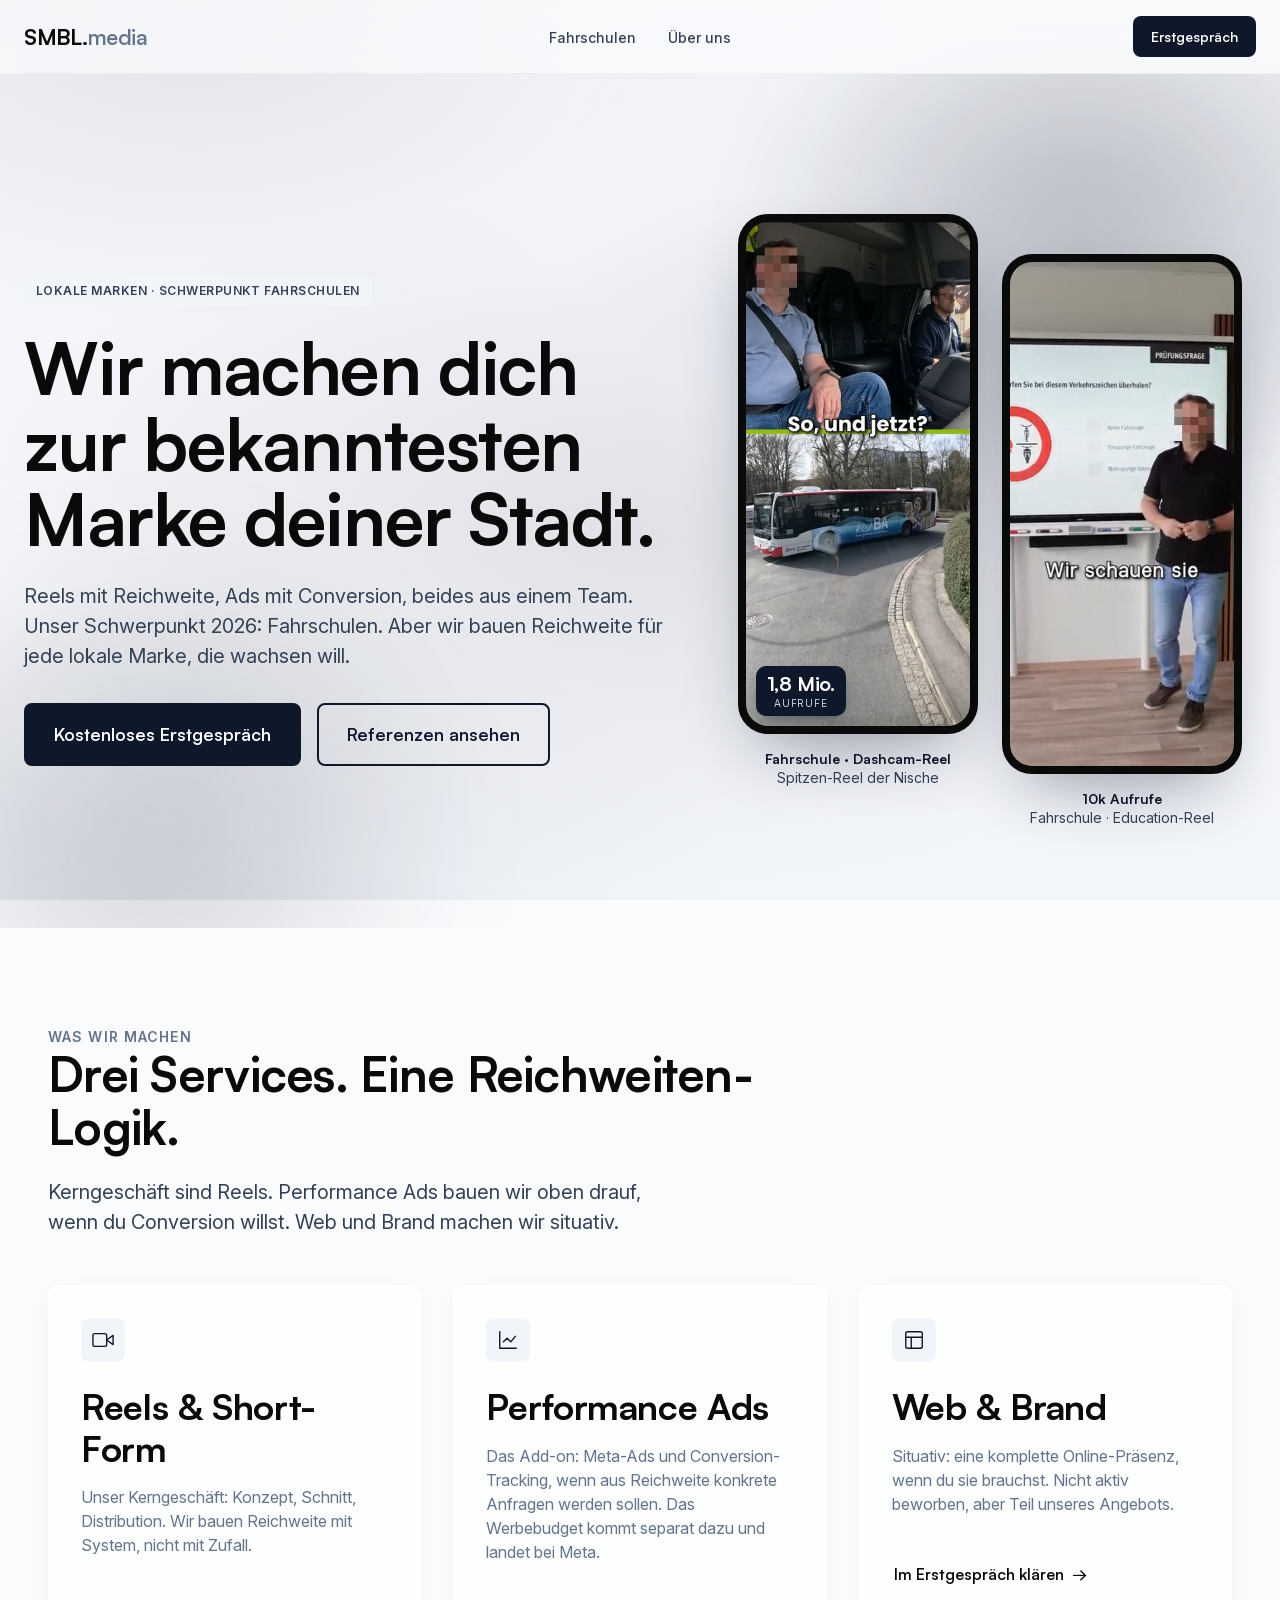
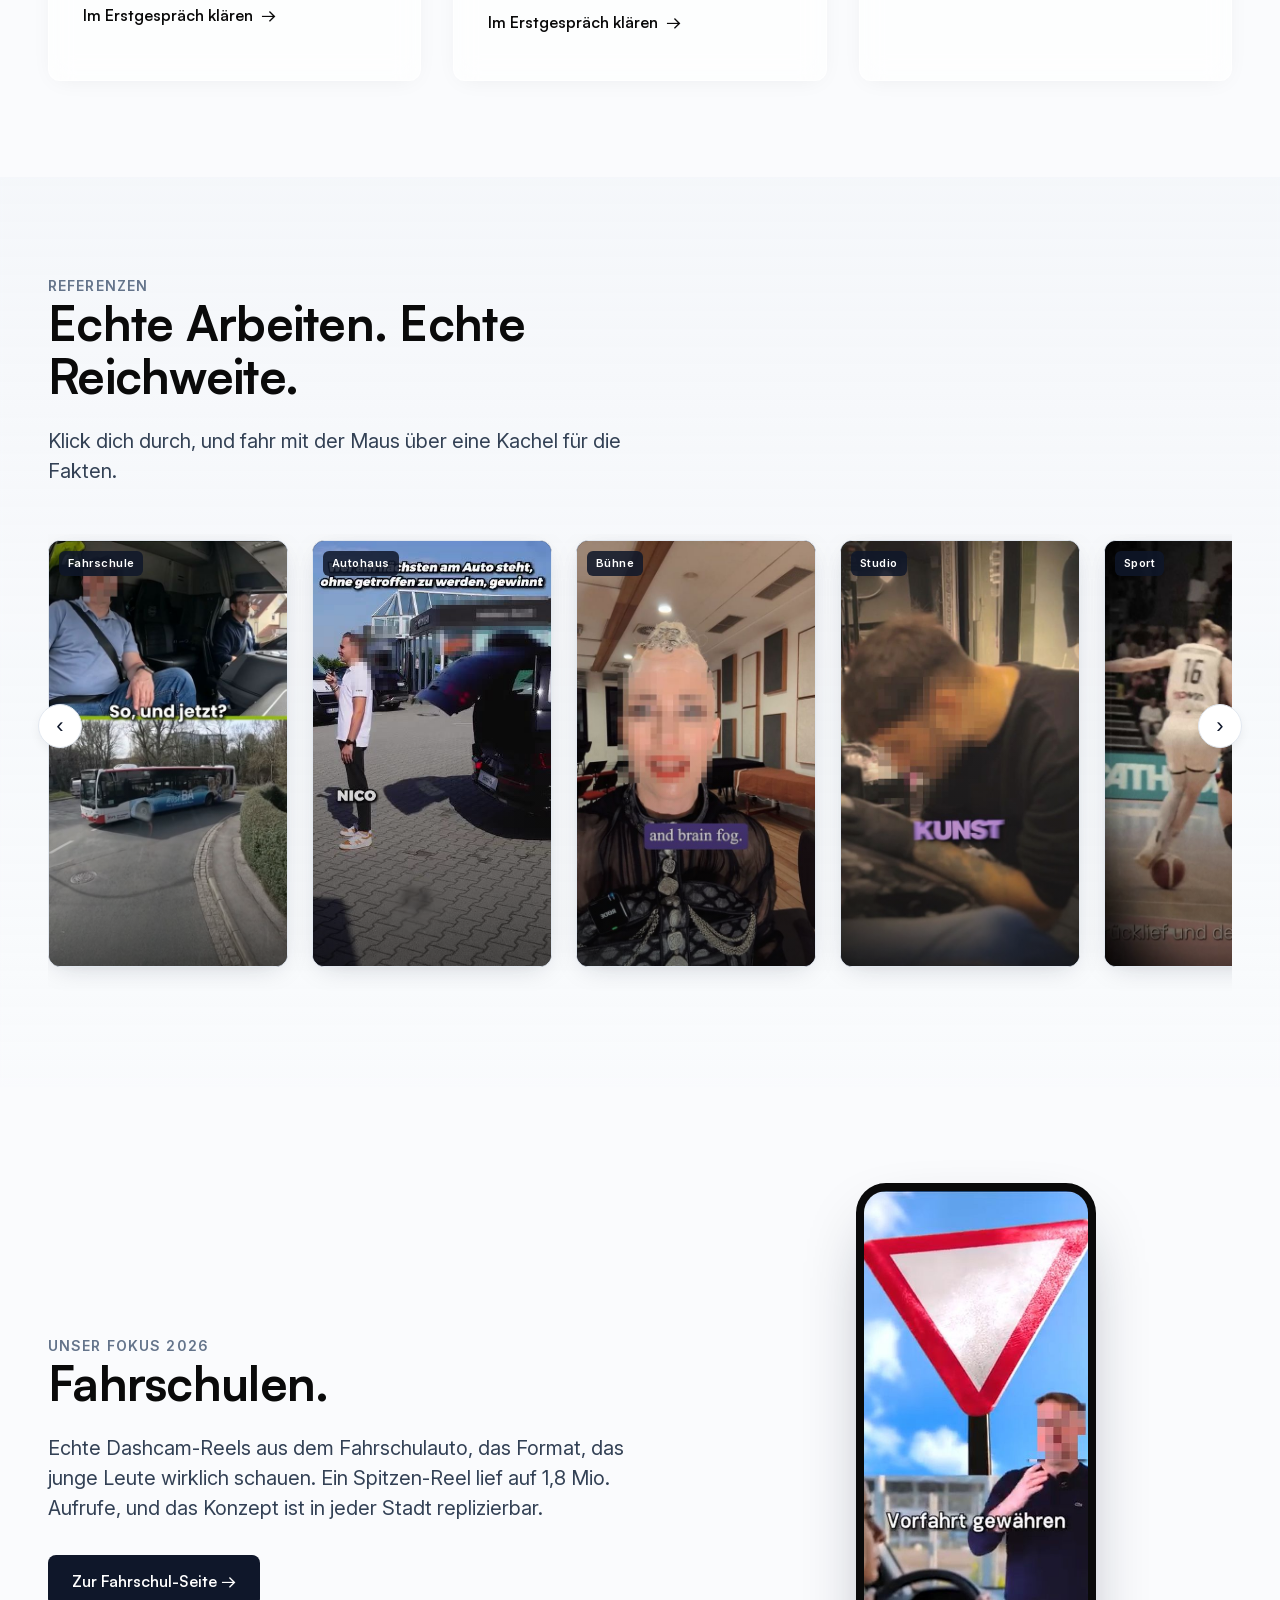
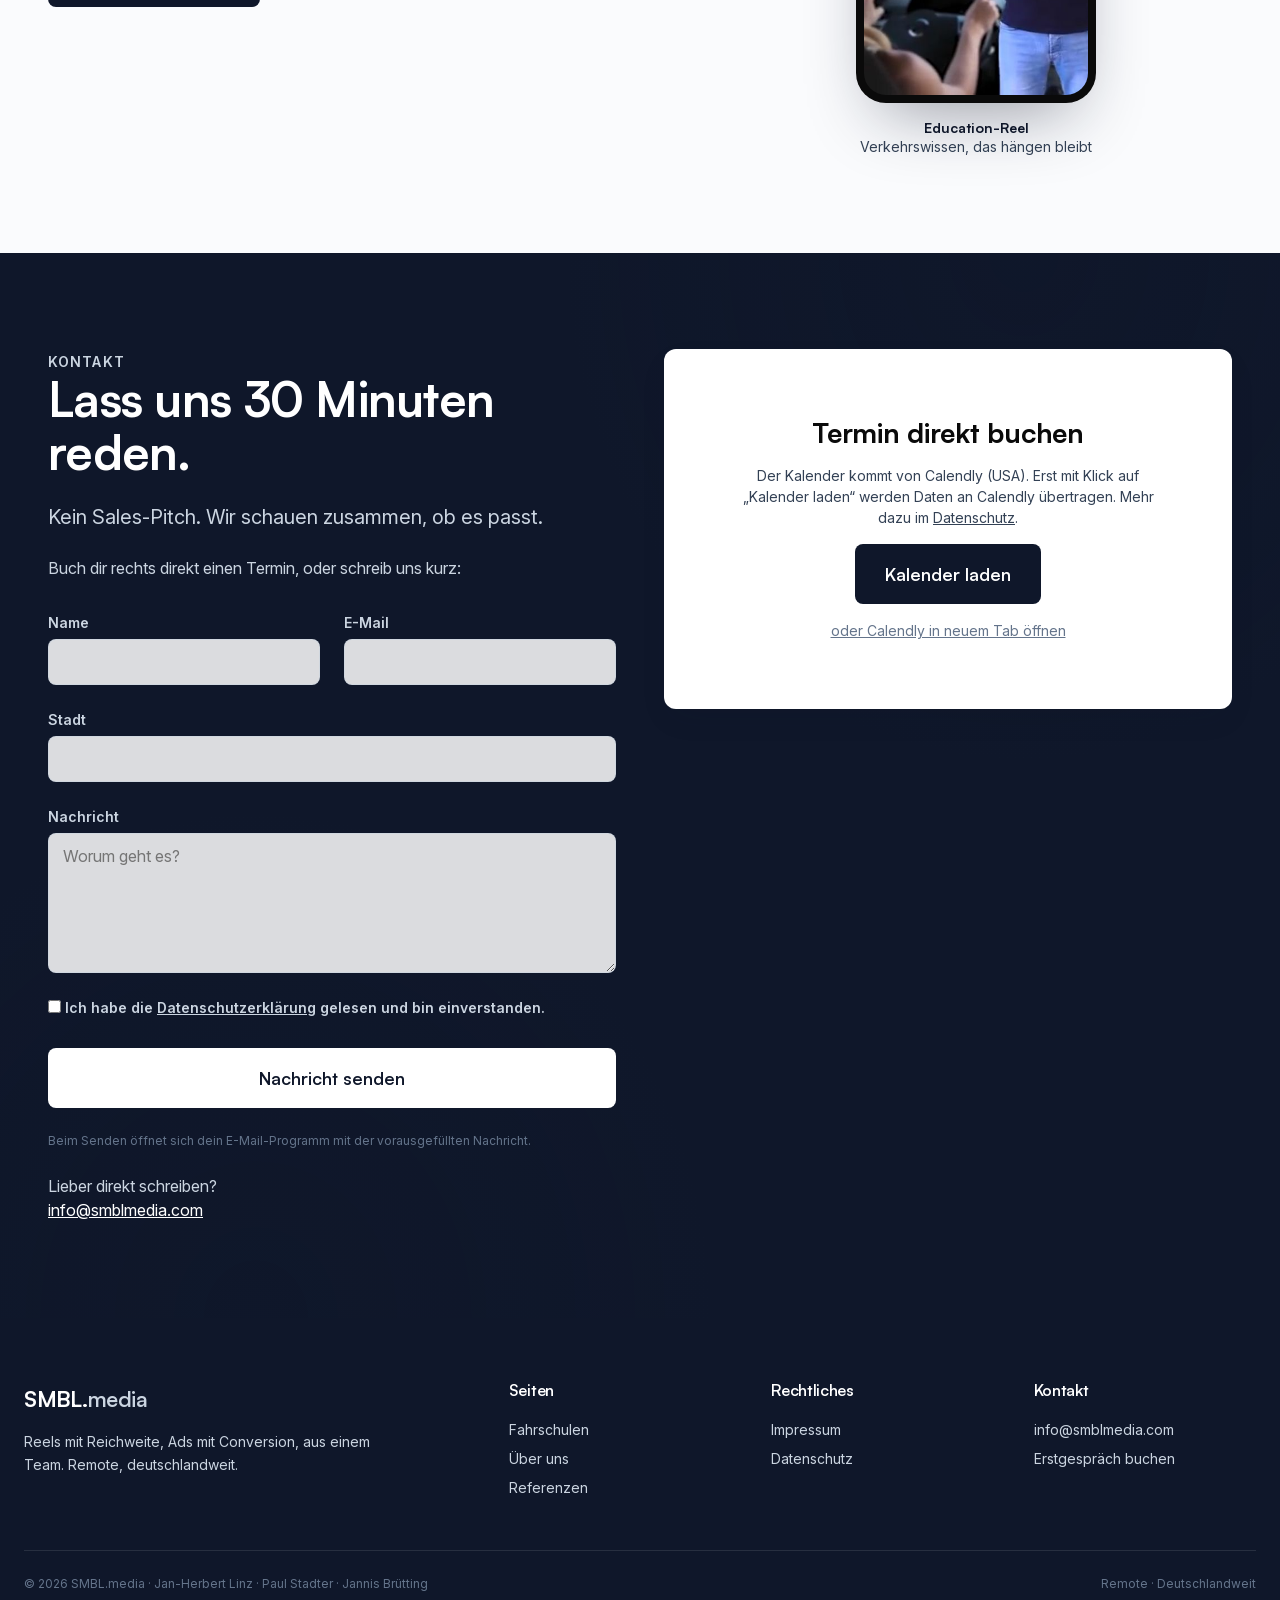
<file: index.html>
<!doctype html>
<html lang="de">
<head>
  <meta charset="utf-8" />
  <meta name="viewport" content="width=device-width, initial-scale=1" />
  <title>SMBL.media · Reels mit Reichweite, Ads mit Conversion</title>
  <meta name="description" content="Wir machen dich zur bekanntesten Marke deiner Stadt. Reels mit Reichweite, Ads mit Conversion, aus einem Team. Schwerpunkt 2026: Fahrschulen. Remote, deutschlandweit." />
  <meta property="og:type" content="website" />
  <meta property="og:title" content="SMBL.media · Reels mit Reichweite, Ads mit Conversion" />
  <meta property="og:description" content="Wir machen dich zur bekanntesten Marke deiner Stadt. Schwerpunkt 2026: Fahrschulen. Remote, deutschlandweit." />
  <meta property="og:image" content="https://www.smblmedia.com/assets/og-image.jpg" />
  <meta property="og:image:width" content="1200" />
  <meta property="og:image:height" content="630" />
  <meta property="og:url" content="https://www.smblmedia.com/" />
  <meta property="og:locale" content="de_DE" />
  <meta name="twitter:card" content="summary_large_image" />
  <link rel="icon" type="image/png" href="assets/favicon.png" />
  <link rel="apple-touch-icon" href="assets/apple-touch-icon.png" />
  <link rel="stylesheet" href="brand-tokens.css" />
  <link rel="stylesheet" href="styles.css" />
  <link rel="canonical" href="https://www.smblmedia.com/" />
</head>
<body>

  <!-- ===== NAV ===== -->
  <header class="nav">
    <div class="nav__inner">
      <a class="nav__logo" href="index.html">SMBL<span class="dot">.</span><span class="media">media</span></a>
      <nav>
        <ul class="nav__links">
          <li><a href="fahrschulen.html">Fahrschulen</a></li>
          <li><a href="ueber-uns.html">Über uns</a></li>
        </ul>
      </nav>
      <div class="nav__cta">
        <a class="btn btn--primary btn--sm" href="#kontakt">Erstgespräch</a>
      </div>
      <button class="nav__toggle" aria-label="Menü öffnen" aria-expanded="false">
        <svg width="24" height="24" viewBox="0 0 24 24" fill="none" stroke="currentColor" stroke-width="1.5" stroke-linecap="round"><path d="M4 7h16M4 12h16M4 17h16"/></svg>
      </button>
    </div>
  </header>

  <!-- ===== HERO ===== -->
  <section class="hero hero--accent">
    <div class="hero__inner hero__inner--split">
      <div>
        <span class="tag">Lokale Marken · Schwerpunkt Fahrschulen</span>
        <h1 class="mt-3">Wir machen dich zur bekanntesten Marke deiner Stadt.</h1>
        <p class="lead">Reels mit Reichweite, Ads mit Conversion, beides aus einem Team. Unser Schwerpunkt 2026: Fahrschulen. Aber wir bauen Reichweite für jede lokale Marke, die wachsen will.</p>
        <div class="hero__ctas">
          <a class="btn btn--primary btn--lg" href="#kontakt">Kostenloses Erstgespräch</a>
          <a class="btn btn--secondary btn--lg" href="#referenzen">Referenzen ansehen</a>
        </div>
      </div>
      <div class="hero__media">
        <figure class="phone-fig fade-in">
          <div class="phone">
            <div class="phone__screen">
              <img src="assets/posters/dashcam-tricky.jpg" alt="Dashcam-Reel aus dem Fahrschulauto, Verkehrssituation am Kreisverkehr" />
              <div class="reel-badge">
                <div class="reel-badge__num">1,8 Mio.</div>
                <div class="reel-badge__sub">Aufrufe</div>
              </div>
            </div>
          </div>
          <figcaption class="phone-cap"><strong>Fahrschule · Dashcam-Reel</strong><br />Spitzen-Reel der Nische</figcaption>
        </figure>
        <figure class="phone-fig fade-in">
          <div class="phone">
            <div class="phone__screen">
              <img src="assets/posters/education-10k.jpg" alt="Fahrschul-Reel im Education-Format mit Verkehrszeichen-Erklärung, rund 10.000 Aufrufe" />
            </div>
          </div>
          <figcaption class="phone-cap"><strong>10k Aufrufe</strong><br />Fahrschule · Education-Reel</figcaption>
        </figure>
      </div>
    </div>
  </section>

  <!-- ===== WAS WIR MACHEN ===== -->
  <section class="section">
    <div class="container">
      <div style="max-width: 720px;">
        <span class="eyebrow">Was wir machen</span>
        <h2>Drei Services. Eine Reichweiten-Logik.</h2>
        <p class="lead mt-3">Kerngeschäft sind Reels. Performance Ads bauen wir oben drauf, wenn du Conversion willst. Web und Brand machen wir situativ.</p>
      </div>

      <div class="grid grid--3 mt-6">
        <article class="card fade-in">
          <div class="card__icon">
            <svg width="22" height="22" viewBox="0 0 24 24" fill="none" stroke="currentColor" stroke-width="1.5" stroke-linecap="round" stroke-linejoin="round"><polygon points="23 7 16 12 23 17 23 7"/><rect x="1" y="5" width="15" height="14" rx="2" ry="2"/></svg>
          </div>
          <h3>Reels &amp; Short-Form</h3>
          <p class="mt-2 text-muted">Unser Kerngeschäft: Konzept, Schnitt, Distribution. Wir bauen Reichweite mit System, nicht mit Zufall.</p>
          <a class="btn btn--ghost mt-4" href="#kontakt">Im Erstgespräch klären <span class="arrow">→</span></a>
        </article>

        <article class="card fade-in">
          <div class="card__icon">
            <svg width="22" height="22" viewBox="0 0 24 24" fill="none" stroke="currentColor" stroke-width="1.5" stroke-linecap="round" stroke-linejoin="round"><path d="M3 3v18h18"/><path d="M7 14l4-4 4 4 5-6"/></svg>
          </div>
          <h3>Performance Ads</h3>
          <p class="mt-2 text-muted">Das Add-on: Meta-Ads und Conversion-Tracking, wenn aus Reichweite konkrete Anfragen werden sollen. Das Werbebudget kommt separat dazu und landet bei Meta.</p>
          <a class="btn btn--ghost mt-4" href="#kontakt">Im Erstgespräch klären <span class="arrow">→</span></a>
        </article>

        <article class="card fade-in">
          <div class="card__icon">
            <svg width="22" height="22" viewBox="0 0 24 24" fill="none" stroke="currentColor" stroke-width="1.5" stroke-linecap="round" stroke-linejoin="round"><rect x="3" y="3" width="18" height="18" rx="2"/><path d="M3 9h18M9 21V9"/></svg>
          </div>
          <h3>Web &amp; Brand</h3>
          <p class="mt-2 text-muted">Situativ: eine komplette Online-Präsenz, wenn du sie brauchst. Nicht aktiv beworben, aber Teil unseres Angebots.</p>
          <a class="btn btn--ghost mt-4" href="#kontakt">Im Erstgespräch klären <span class="arrow">→</span></a>
        </article>
      </div>
    </div>
  </section>

  <!-- ===== REFERENZEN-SLIDER ===== -->
  <section class="section section--gray" id="referenzen">
    <div class="container">
      <div style="max-width: 720px;">
        <span class="eyebrow">Referenzen</span>
        <h2>Echte Arbeiten. Echte Reichweite.</h2>
        <p class="lead mt-3">Klick dich durch, und fahr mit der Maus über eine Kachel für die Fakten.</p>
      </div>

      <div class="refs mt-6">
        <button class="refs__nav refs__nav--prev" aria-label="Zurück">‹</button>
        <div class="refs__track">

          <article class="ref-card" tabindex="0">
            <span class="ref-card__tag">Fahrschule</span>
            <img src="assets/posters/dashcam-tricky.jpg" alt="Dashcam-Reel einer Fahrschule aus Oberfranken, anonymisiert" />
            <div class="ref-card__overlay"><div class="ref-card__facts">
              <div class="ref-card__title">Fahrschule Oberfranken</div>
              <div class="ref-card__stat">1,8 Mio. Aufrufe · anonymisiert</div>
            </div></div>
          </article>

          <article class="ref-card" tabindex="0">
            <span class="ref-card__tag">Autohaus</span>
            <img src="assets/posters/autohaus.jpg" alt="Autohaus-Reel, Marke und Gesicht anonymisiert" />
            <div class="ref-card__overlay"><div class="ref-card__facts">
              <div class="ref-card__title">Autohaus · Reels</div>
              <div class="ref-card__stat">Erstes Reel 400k, vereinzelt 100k bis Mio Views, 12 Reels/Monat</div>
            </div></div>
          </article>

          <article class="ref-card" tabindex="0">
            <span class="ref-card__tag">Bühne</span>
            <img src="assets/posters/opernsaengerin.jpg" alt="Opernsängerin, Gesicht anonymisiert" />
            <div class="ref-card__overlay"><div class="ref-card__facts">
              <div class="ref-card__title">Opernsängerin · Video-Ad</div>
              <div class="ref-card__stat">Social-Media-Werbung</div>
            </div></div>
          </article>

          <article class="ref-card" tabindex="0">
            <span class="ref-card__tag">Studio</span>
            <img src="assets/posters/tattoo.jpg" alt="Tattoo-Studio bei der Arbeit, Gesicht anonymisiert" />
            <div class="ref-card__overlay"><div class="ref-card__facts">
              <div class="ref-card__title">Tattoo-Studio · Video-Ad</div>
              <div class="ref-card__stat">Social-Media-Werbung</div>
            </div></div>
          </article>

          <article class="ref-card" tabindex="0">
            <span class="ref-card__tag">Sport</span>
            <img src="assets/posters/basketball.jpg" alt="Profisportlerin im Spiel, Gesicht anonymisiert" />
            <div class="ref-card__overlay"><div class="ref-card__facts">
              <div class="ref-card__title">Profisportler · Highlight-Tape</div>
              <div class="ref-card__stat">Highlight-Schnitt · anonymisiert</div>
            </div></div>
          </article>

          <article class="ref-card" tabindex="0">
            <span class="ref-card__tag">Therapie &amp; Training</span>
            <img src="assets/posters/raatz.jpg" alt="Raatz Therapie und Training, Performance-Testing" />
            <div class="ref-card__overlay"><div class="ref-card__facts">
              <div class="ref-card__title">Raatz Therapie &amp; Training</div>
              <div class="ref-card__stat">Social-Media-Auftritt</div>
            </div></div>
          </article>

          <a class="ref-card" href="https://www.youtube.com/@mojiclips/videos" target="_blank" rel="noopener">
            <span class="ref-card__tag">Referenz</span>
            <img src="assets/Moji Logo.jpg" alt="mojiclips, YouTube-Kanal" />
            <div class="ref-card__overlay"><div class="ref-card__facts">
              <div class="ref-card__title">mojiclips · YouTube</div>
              <div class="ref-card__stat">YouTube-Schnitt seit 5 Jahren, 147.000 Abonnenten. Eine Referenz von uns.</div>
            </div></div>
          </a>

        </div>
        <button class="refs__nav refs__nav--next" aria-label="Weiter">›</button>
      </div>
    </div>
  </section>

  <!-- ===== SCHWERPUNKT FAHRSCHULEN ===== -->
  <section class="section">
    <div class="container">
      <div class="hero__inner hero__inner--split" style="gap: var(--space-6); align-items: center;">
        <div>
          <span class="eyebrow">Unser Fokus 2026</span>
          <h2>Fahrschulen.</h2>
          <p class="lead mt-3">Echte Dashcam-Reels aus dem Fahrschulauto, das Format, das junge Leute wirklich schauen. Ein Spitzen-Reel lief auf 1,8 Mio. Aufrufe, und das Konzept ist in jeder Stadt replizierbar.</p>
          <div class="hero__ctas">
            <a class="btn btn--primary" href="fahrschulen.html">Zur Fahrschul-Seite →</a>
          </div>
        </div>
        <div class="hero__media">
          <figure class="phone-fig fade-in">
            <div class="phone"><div class="phone__screen">
              <img src="assets/posters/education-greenscreen.jpg" alt="Fahrschul-Reel im Education-Format, Erklärung Verkehrszeichen Vorfahrt gewähren" />
            </div></div>
            <figcaption class="phone-cap"><strong>Education-Reel</strong><br />Verkehrswissen, das hängen bleibt</figcaption>
          </figure>
        </div>
      </div>
    </div>
  </section>

  <!-- ===== KONTAKT ===== -->
  <section class="section section--dark" id="kontakt">
    <div class="container">
      <div class="kontakt-grid">
        <div>
          <span class="eyebrow">Kontakt</span>
          <h2>Lass uns 30 Minuten reden.</h2>
          <p class="lead mt-3">Kein Sales-Pitch. Wir schauen zusammen, ob es passt.</p>
          <p class="mt-3" style="color: var(--smbl-gray-300);">Buch dir rechts direkt einen Termin, oder schreib uns kurz:</p>

          <!-- Jan: Spaeter auf Formspree umstellen, damit Anfragen zuverlaessig gespeichert werden, auch ohne Mail-Programm beim Besucher. -->
          <form class="form mt-4" data-form="lead" data-subject="Anfrage über smblmedia.com">
            <div class="form__row">
              <div class="form__field">
                <label for="k-name">Name</label>
                <input id="k-name" name="name" type="text" required />
              </div>
              <div class="form__field">
                <label for="k-email">E-Mail</label>
                <input id="k-email" name="email" type="email" required />
              </div>
            </div>
            <div class="form__field">
              <label for="k-stadt">Stadt</label>
              <input id="k-stadt" name="stadt" type="text" />
            </div>
            <div class="form__field">
              <label for="k-msg">Nachricht</label>
              <textarea id="k-msg" name="nachricht" placeholder="Worum geht es?"></textarea>
            </div>
            <div class="hp-field" aria-hidden="true">
              <label for="k-website">Bitte leer lassen</label>
              <input id="k-website" name="website" type="text" tabindex="-1" autocomplete="off" />
            </div>
            <label class="form__consent">
              <input type="checkbox" name="consent" required />
              <span>Ich habe die <a href="datenschutz.html" style="text-decoration: underline; color: inherit;">Datenschutzerklärung</a> gelesen und bin einverstanden.</span>
            </label>
            <button class="btn btn--lg" type="submit" style="background: var(--smbl-white); color: var(--smbl-navy);">Nachricht senden</button>
            <p style="font-size:12px; color: var(--smbl-gray-500);">Beim Senden öffnet sich dein E-Mail-Programm mit der vorausgefüllten Nachricht.</p>
          </form>

          <p class="mt-3" style="color: var(--smbl-gray-300);">Lieber direkt schreiben?<br />
            <a href="mailto:info@smblmedia.com" style="color: var(--smbl-white); text-decoration: underline;">info@smblmedia.com</a>
          </p>
        </div>
        <div class="calendly-wrap calendly-consent" data-calendly-url="https://calendly.com/management-smbl/30min">
            <div class="calendly-consent__box">
              <h3>Termin direkt buchen</h3>
              <p>Der Kalender kommt von Calendly (USA). Erst mit Klick auf „Kalender laden“ werden Daten an Calendly übertragen. Mehr dazu im <a href="datenschutz.html">Datenschutz</a>.</p>
              <button class="btn btn--primary btn--lg" type="button" data-calendly-load>Kalender laden</button>
              <a class="calendly-consent__alt" href="https://calendly.com/management-smbl/30min" target="_blank" rel="noopener">oder Calendly in neuem Tab öffnen</a>
            </div>
          </div>
      </div>
    </div>
  </section>

  <!-- ===== FOOTER ===== -->
  <footer class="footer">
    <div class="footer__inner">
      <div class="footer__brand">
        <a class="nav__logo" style="color: var(--smbl-white);" href="index.html">SMBL<span class="dot" style="color: var(--smbl-white);">.</span><span class="media" style="color: var(--smbl-gray-300);">media</span></a>
        <p>Reels mit Reichweite, Ads mit Conversion, aus einem Team. Remote, deutschlandweit.</p>
      </div>
      <div>
        <h5>Seiten</h5>
        <ul>
          <li><a href="fahrschulen.html">Fahrschulen</a></li>
          <li><a href="ueber-uns.html">Über uns</a></li>
          <li><a href="#referenzen">Referenzen</a></li>
        </ul>
      </div>
      <div>
        <h5>Rechtliches</h5>
        <ul>
          <li><a href="impressum.html">Impressum</a></li>
          <li><a href="datenschutz.html">Datenschutz</a></li>
        </ul>
      </div>
      <div>
        <h5>Kontakt</h5>
        <ul>
          <li><a href="mailto:info@smblmedia.com">info@smblmedia.com</a></li>
          <li><a href="#kontakt">Erstgespräch buchen</a></li>
        </ul>
      </div>
    </div>
    <div class="footer__bottom">
      <span>© 2026 SMBL.media · Jan-Herbert Linz · Paul Stadter · Jannis Brütting</span>
      <span>Remote · Deutschlandweit</span>
    </div>
  </footer>

  <a class="mobile-cta" href="#kontakt">Kostenloses Erstgespräch</a>

  <script src="script.js"></script>
</body>
</html>
</file>
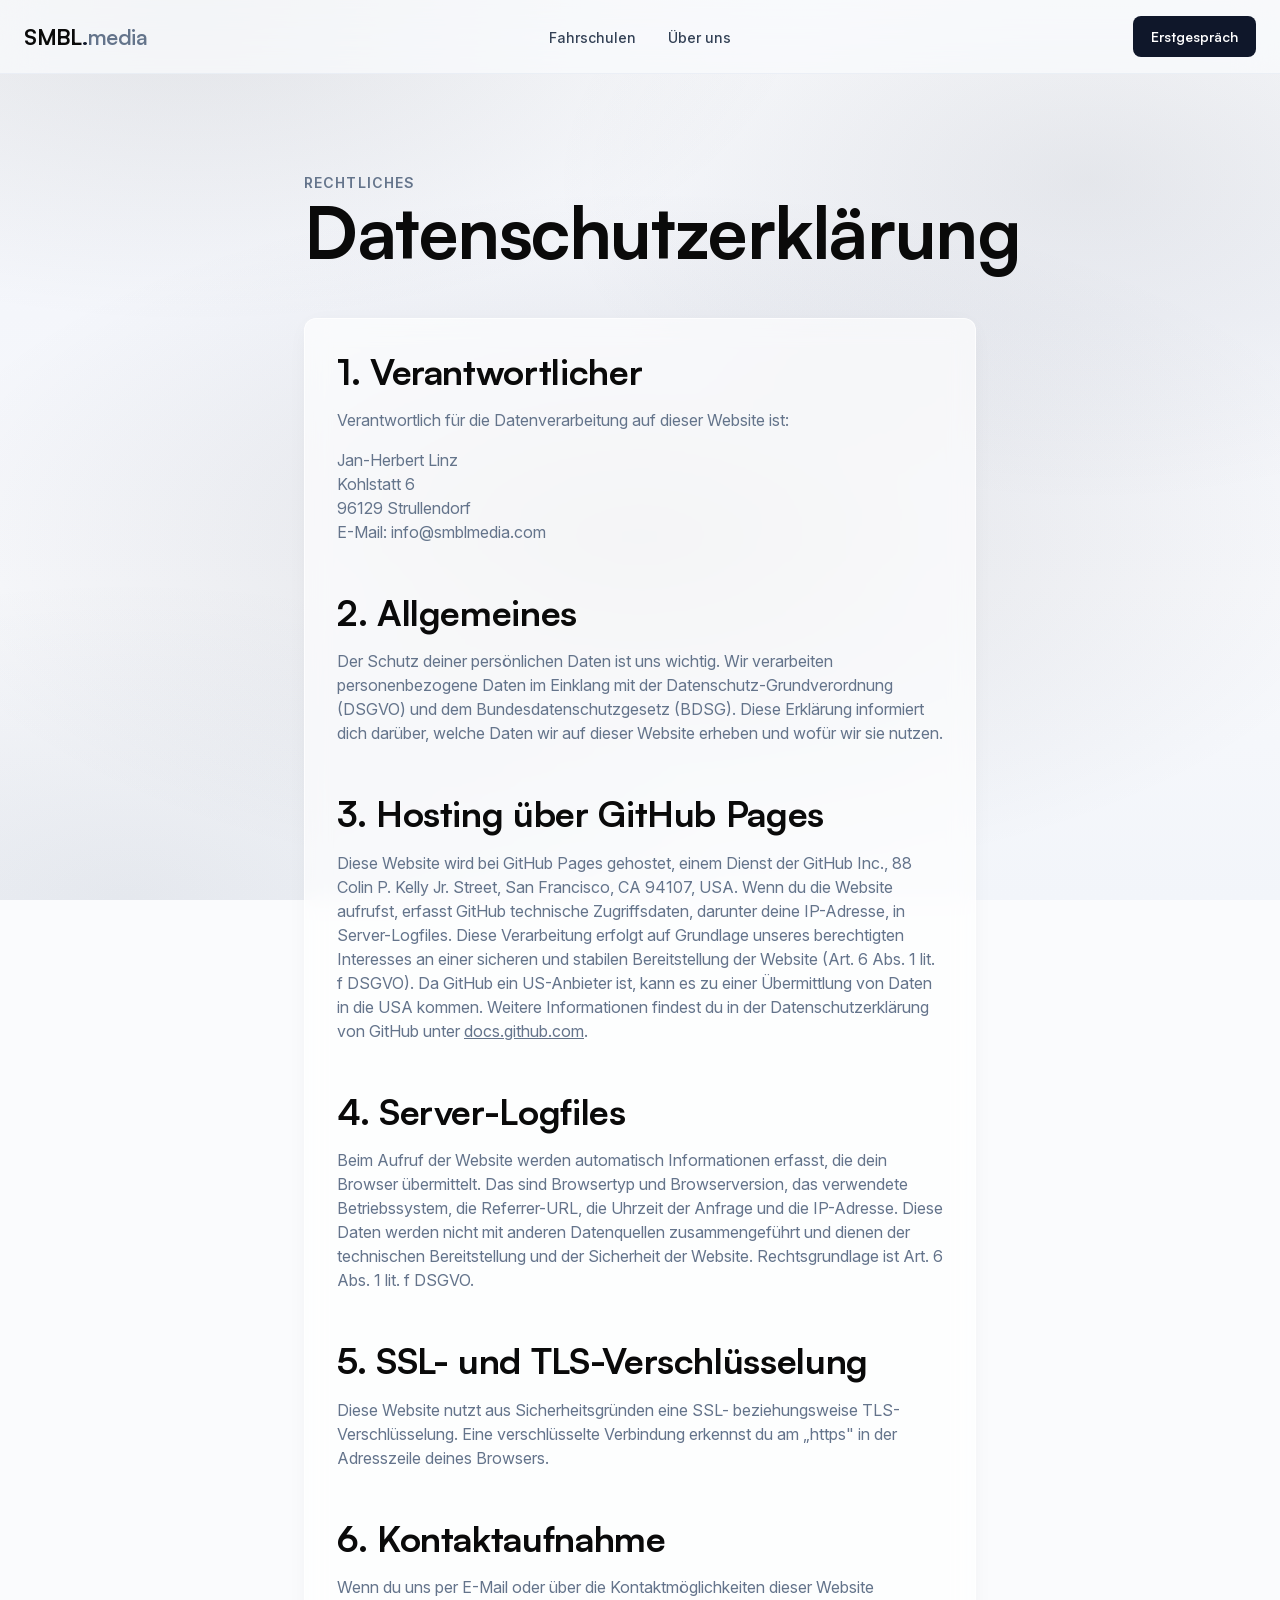
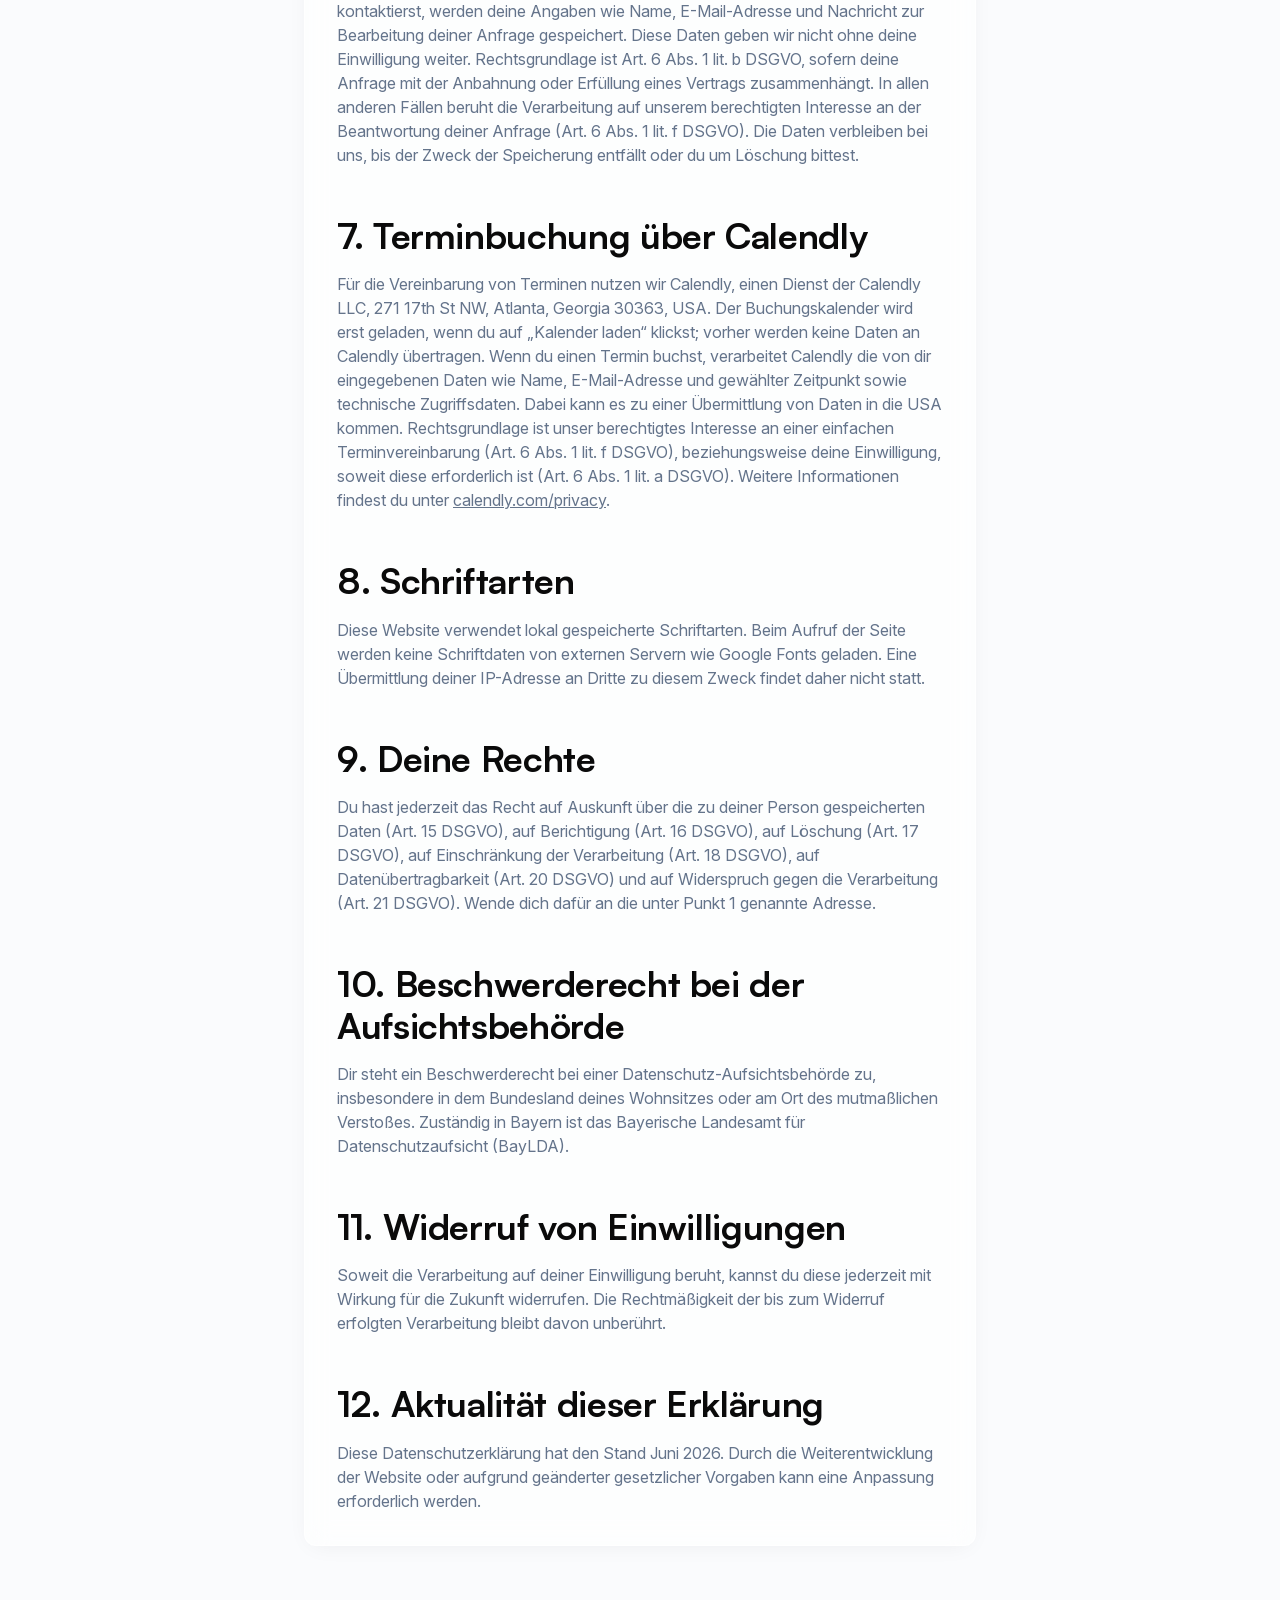
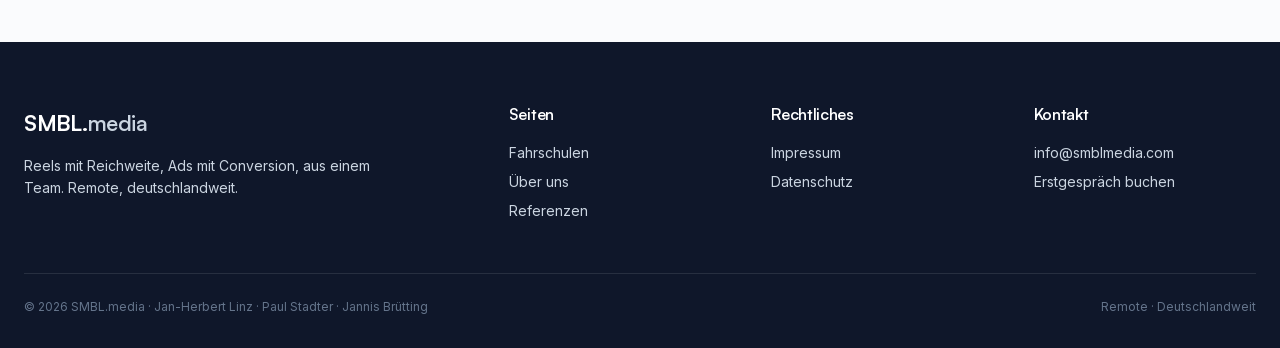
<file: datenschutz.html>
<!doctype html>
<html lang="de">
<head>
  <meta charset="utf-8" />
  <meta name="viewport" content="width=device-width, initial-scale=1" />
  <title>Datenschutzerklärung · SMBL.media</title>
  <meta name="description" content="Datenschutzerklärung von SMBL.media." />
  <meta name="robots" content="noindex" />
  <link rel="icon" type="image/png" href="assets/favicon.png" />
  <link rel="apple-touch-icon" href="assets/apple-touch-icon.png" />
  <link rel="stylesheet" href="brand-tokens.css" />
  <link rel="stylesheet" href="styles.css" />
  <link rel="canonical" href="https://www.smblmedia.com/datenschutz.html" />
</head>
<body>

  <!-- HINWEIS Jan: Dies ist eine sorgfaeltige Vorlage, KEINE Rechtsberatung. Vor dauerhaftem Einsatz ueber e-recht24 oder einen Anwalt pruefen lassen. Wenn du spaeter Formspree statt mailto nutzt, ergaenze einen Abschnitt zu Formspree (Formspree Inc., USA). -->

  <!-- ===== NAV ===== -->
  <header class="nav">
    <div class="nav__inner">
      <a class="nav__logo" href="index.html">SMBL<span class="dot">.</span><span class="media">media</span></a>
      <nav>
        <ul class="nav__links">
          <li><a href="fahrschulen.html">Fahrschulen</a></li>
          <li><a href="ueber-uns.html">Über uns</a></li>
        </ul>
      </nav>
      <div class="nav__cta">
        <a class="btn btn--primary btn--sm" href="index.html#kontakt">Erstgespräch</a>
      </div>
      <button class="nav__toggle" aria-label="Menü öffnen" aria-expanded="false">
        <svg width="24" height="24" viewBox="0 0 24 24" fill="none" stroke="currentColor" stroke-width="1.5" stroke-linecap="round"><path d="M4 7h16M4 12h16M4 17h16"/></svg>
      </button>
    </div>
  </header>

  <section class="section">
    <div class="container-narrow">
      <span class="eyebrow">Rechtliches</span>
      <h1>Datenschutzerklärung</h1>

      <div class="card mt-6">
        <h3>1. Verantwortlicher</h3>
        <p class="mt-2 text-muted">Verantwortlich für die Datenverarbeitung auf dieser Website ist:</p>
        <p class="mt-2 text-muted">
          Jan-Herbert Linz<br />
          Kohlstatt 6<br />
          96129 Strullendorf<br />
          E-Mail: info@smblmedia.com
        </p>

        <h3 class="mt-6">2. Allgemeines</h3>
        <p class="mt-2 text-muted">Der Schutz deiner persönlichen Daten ist uns wichtig. Wir verarbeiten personenbezogene Daten im Einklang mit der Datenschutz-Grundverordnung (DSGVO) und dem Bundesdatenschutzgesetz (BDSG). Diese Erklärung informiert dich darüber, welche Daten wir auf dieser Website erheben und wofür wir sie nutzen.</p>

        <h3 class="mt-6">3. Hosting über GitHub Pages</h3>
        <p class="mt-2 text-muted">Diese Website wird bei GitHub Pages gehostet, einem Dienst der GitHub Inc., 88 Colin P. Kelly Jr. Street, San Francisco, CA 94107, USA. Wenn du die Website aufrufst, erfasst GitHub technische Zugriffsdaten, darunter deine IP-Adresse, in Server-Logfiles. Diese Verarbeitung erfolgt auf Grundlage unseres berechtigten Interesses an einer sicheren und stabilen Bereitstellung der Website (Art. 6 Abs. 1 lit. f DSGVO). Da GitHub ein US-Anbieter ist, kann es zu einer Übermittlung von Daten in die USA kommen. Weitere Informationen findest du in der Datenschutzerklärung von GitHub unter <a href="https://docs.github.com/en/site-policy/privacy-policies/github-general-privacy-statement" target="_blank" rel="noopener" style="text-decoration: underline;">docs.github.com</a>.</p>

        <h3 class="mt-6">4. Server-Logfiles</h3>
        <p class="mt-2 text-muted">Beim Aufruf der Website werden automatisch Informationen erfasst, die dein Browser übermittelt. Das sind Browsertyp und Browserversion, das verwendete Betriebssystem, die Referrer-URL, die Uhrzeit der Anfrage und die IP-Adresse. Diese Daten werden nicht mit anderen Datenquellen zusammengeführt und dienen der technischen Bereitstellung und der Sicherheit der Website. Rechtsgrundlage ist Art. 6 Abs. 1 lit. f DSGVO.</p>

        <h3 class="mt-6">5. SSL- und TLS-Verschlüsselung</h3>
        <p class="mt-2 text-muted">Diese Website nutzt aus Sicherheitsgründen eine SSL- beziehungsweise TLS-Verschlüsselung. Eine verschlüsselte Verbindung erkennst du am „https" in der Adresszeile deines Browsers.</p>

        <h3 class="mt-6">6. Kontaktaufnahme</h3>
        <p class="mt-2 text-muted">Wenn du uns per E-Mail oder über die Kontaktmöglichkeiten dieser Website kontaktierst, werden deine Angaben wie Name, E-Mail-Adresse und Nachricht zur Bearbeitung deiner Anfrage gespeichert. Diese Daten geben wir nicht ohne deine Einwilligung weiter. Rechtsgrundlage ist Art. 6 Abs. 1 lit. b DSGVO, sofern deine Anfrage mit der Anbahnung oder Erfüllung eines Vertrags zusammenhängt. In allen anderen Fällen beruht die Verarbeitung auf unserem berechtigten Interesse an der Beantwortung deiner Anfrage (Art. 6 Abs. 1 lit. f DSGVO). Die Daten verbleiben bei uns, bis der Zweck der Speicherung entfällt oder du um Löschung bittest.</p>

        <h3 class="mt-6">7. Terminbuchung über Calendly</h3>
        <p class="mt-2 text-muted">Für die Vereinbarung von Terminen nutzen wir Calendly, einen Dienst der Calendly LLC, 271 17th St NW, Atlanta, Georgia 30363, USA. Der Buchungskalender wird erst geladen, wenn du auf „Kalender laden“ klickst; vorher werden keine Daten an Calendly übertragen. Wenn du einen Termin buchst, verarbeitet Calendly die von dir eingegebenen Daten wie Name, E-Mail-Adresse und gewählter Zeitpunkt sowie technische Zugriffsdaten. Dabei kann es zu einer Übermittlung von Daten in die USA kommen. Rechtsgrundlage ist unser berechtigtes Interesse an einer einfachen Terminvereinbarung (Art. 6 Abs. 1 lit. f DSGVO), beziehungsweise deine Einwilligung, soweit diese erforderlich ist (Art. 6 Abs. 1 lit. a DSGVO). Weitere Informationen findest du unter <a href="https://calendly.com/privacy" target="_blank" rel="noopener" style="text-decoration: underline;">calendly.com/privacy</a>.</p>

        <h3 class="mt-6">8. Schriftarten</h3>
        <p class="mt-2 text-muted">Diese Website verwendet lokal gespeicherte Schriftarten. Beim Aufruf der Seite werden keine Schriftdaten von externen Servern wie Google Fonts geladen. Eine Übermittlung deiner IP-Adresse an Dritte zu diesem Zweck findet daher nicht statt.</p>

        <h3 class="mt-6">9. Deine Rechte</h3>
        <p class="mt-2 text-muted">Du hast jederzeit das Recht auf Auskunft über die zu deiner Person gespeicherten Daten (Art. 15 DSGVO), auf Berichtigung (Art. 16 DSGVO), auf Löschung (Art. 17 DSGVO), auf Einschränkung der Verarbeitung (Art. 18 DSGVO), auf Datenübertragbarkeit (Art. 20 DSGVO) und auf Widerspruch gegen die Verarbeitung (Art. 21 DSGVO). Wende dich dafür an die unter Punkt 1 genannte Adresse.</p>

        <h3 class="mt-6">10. Beschwerderecht bei der Aufsichtsbehörde</h3>
        <p class="mt-2 text-muted">Dir steht ein Beschwerderecht bei einer Datenschutz-Aufsichtsbehörde zu, insbesondere in dem Bundesland deines Wohnsitzes oder am Ort des mutmaßlichen Verstoßes. Zuständig in Bayern ist das Bayerische Landesamt für Datenschutzaufsicht (BayLDA).</p>

        <h3 class="mt-6">11. Widerruf von Einwilligungen</h3>
        <p class="mt-2 text-muted">Soweit die Verarbeitung auf deiner Einwilligung beruht, kannst du diese jederzeit mit Wirkung für die Zukunft widerrufen. Die Rechtmäßigkeit der bis zum Widerruf erfolgten Verarbeitung bleibt davon unberührt.</p>

        <h3 class="mt-6">12. Aktualität dieser Erklärung</h3>
        <p class="mt-2 text-muted">Diese Datenschutzerklärung hat den Stand Juni 2026. Durch die Weiterentwicklung der Website oder aufgrund geänderter gesetzlicher Vorgaben kann eine Anpassung erforderlich werden.</p>
      </div>
    </div>
  </section>

  <!-- ===== FOOTER ===== -->
  <footer class="footer">
    <div class="footer__inner">
      <div class="footer__brand">
        <a class="nav__logo" style="color: var(--smbl-white);" href="index.html">SMBL<span class="dot" style="color: var(--smbl-white);">.</span><span class="media" style="color: var(--smbl-gray-300);">media</span></a>
        <p>Reels mit Reichweite, Ads mit Conversion, aus einem Team. Remote, deutschlandweit.</p>
      </div>
      <div>
        <h5>Seiten</h5>
        <ul>
          <li><a href="fahrschulen.html">Fahrschulen</a></li>
          <li><a href="ueber-uns.html">Über uns</a></li>
          <li><a href="index.html#referenzen">Referenzen</a></li>
        </ul>
      </div>
      <div>
        <h5>Rechtliches</h5>
        <ul>
          <li><a href="impressum.html">Impressum</a></li>
          <li><a href="datenschutz.html">Datenschutz</a></li>
        </ul>
      </div>
      <div>
        <h5>Kontakt</h5>
        <ul>
          <li><a href="mailto:info@smblmedia.com">info@smblmedia.com</a></li>
          <li><a href="index.html#kontakt">Erstgespräch buchen</a></li>
        </ul>
      </div>
    </div>
    <div class="footer__bottom">
      <span>© 2026 SMBL.media · Jan-Herbert Linz · Paul Stadter · Jannis Brütting</span>
      <span>Remote · Deutschlandweit</span>
    </div>
  </footer>

  <a class="mobile-cta" href="index.html#kontakt">Kostenloses Erstgespräch</a>

  <script src="script.js"></script>
</body>
</html>
</file>
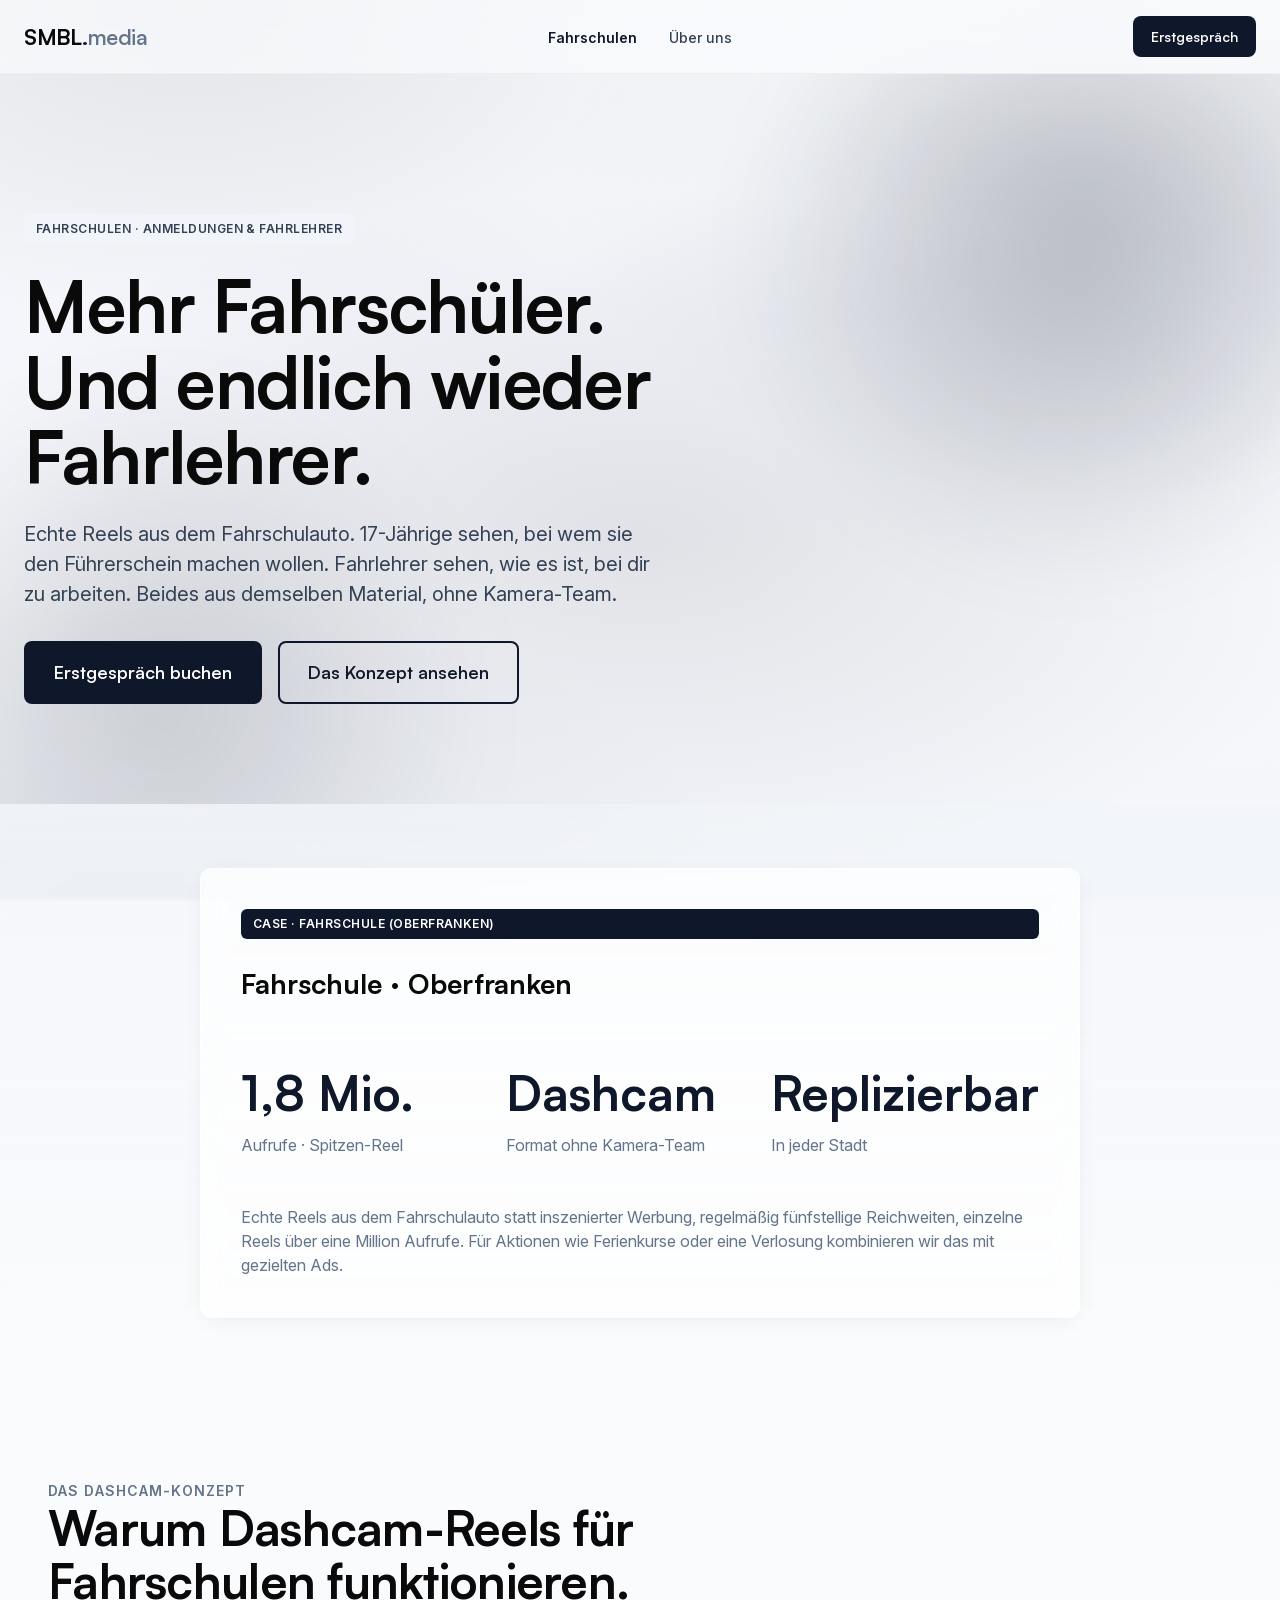
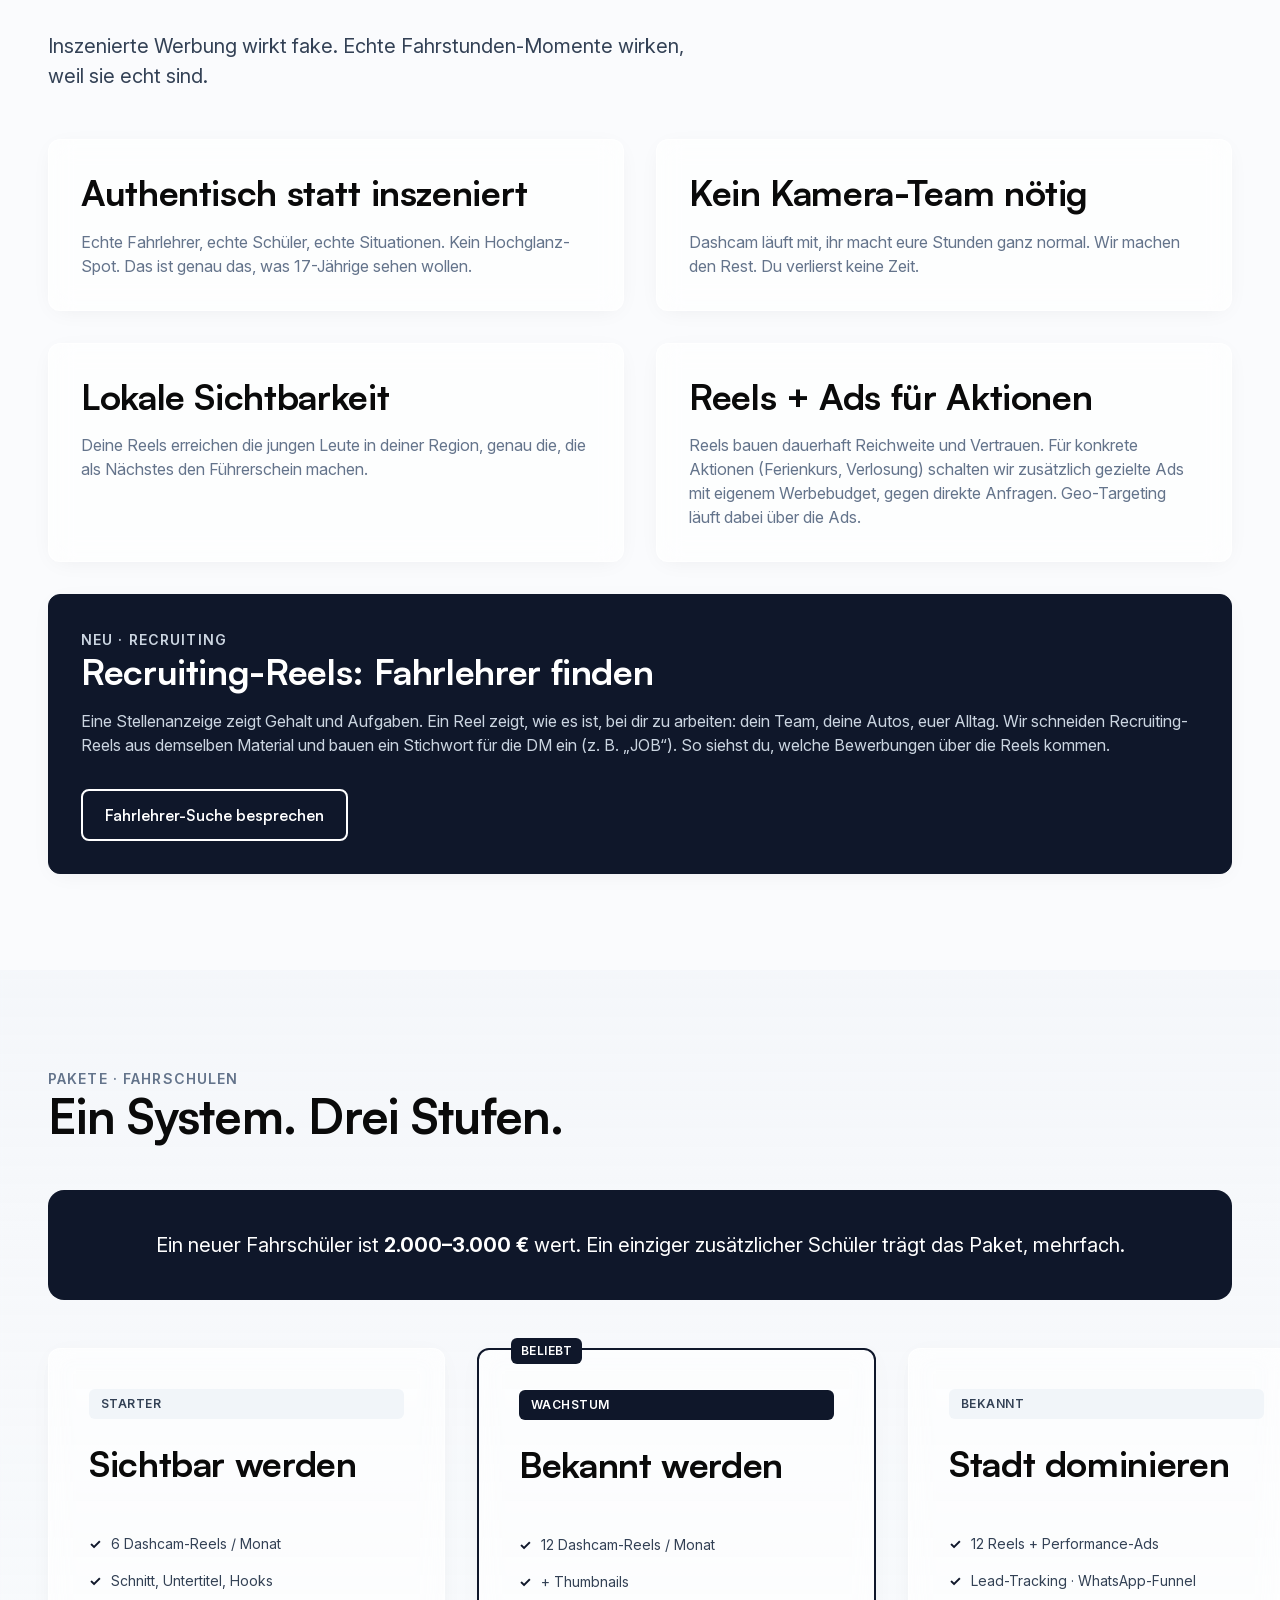
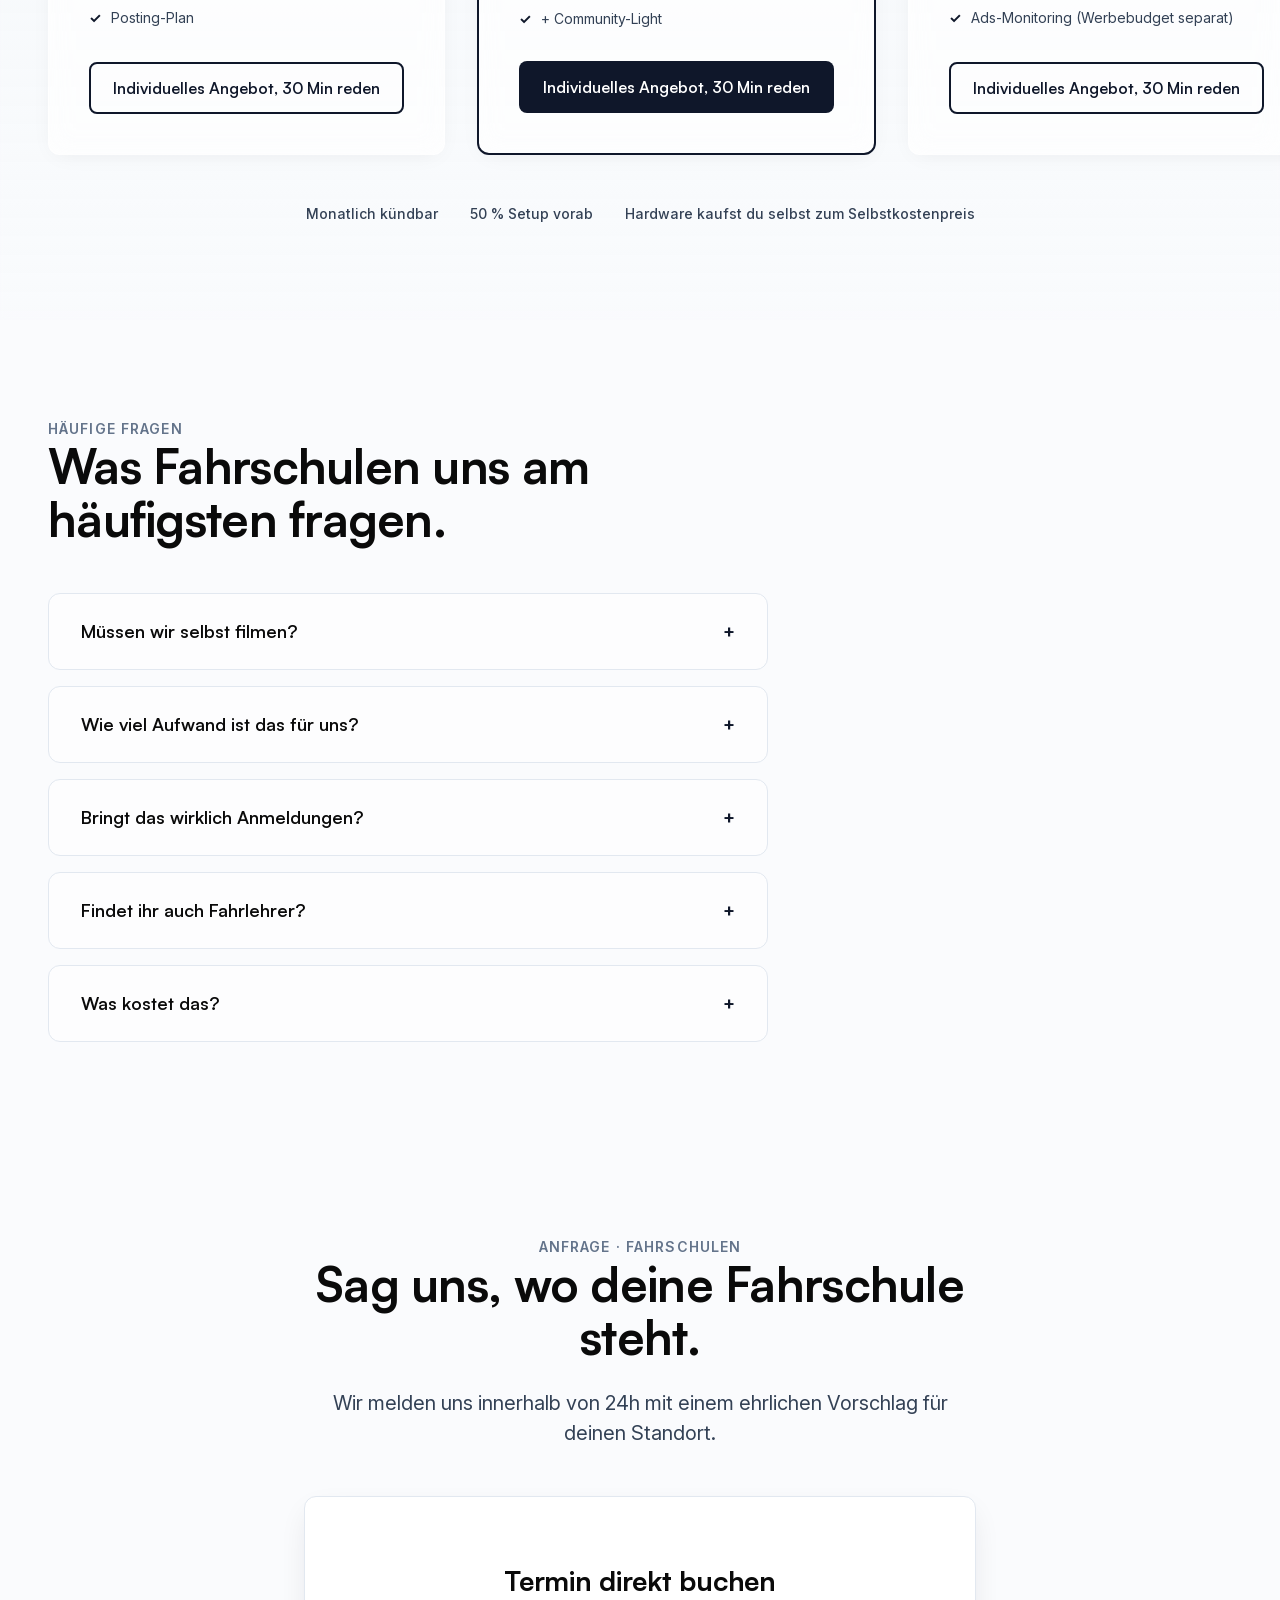
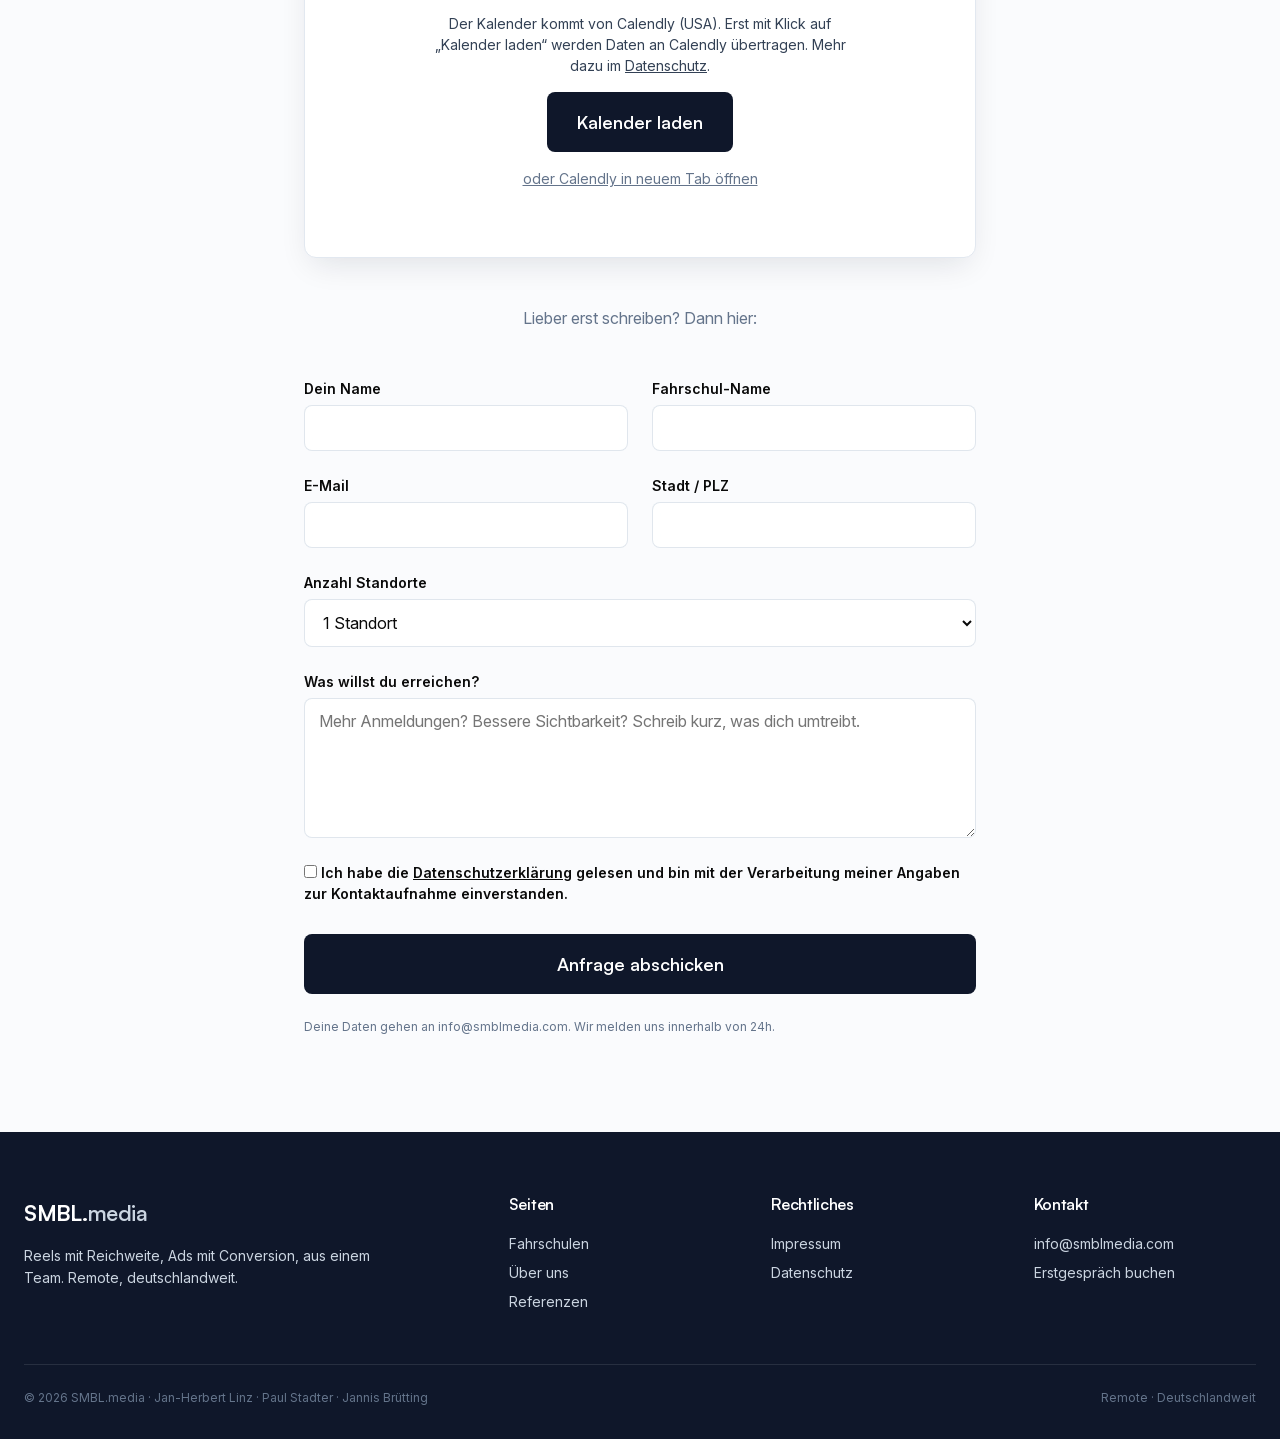
<file: fahrschulen.html>
<!doctype html>
<html lang="de">
<head>
  <meta charset="utf-8" />
  <meta name="viewport" content="width=device-width, initial-scale=1" />
  <title>Social Media für Fahrschulen · Fahrschüler und Fahrlehrer gewinnen · SMBL.media</title>
  <meta name="description" content="Reels für Fahrschulen: echte Dashcam-Reels aus dem Fahrschulauto, die neue Fahrschüler und neue Fahrlehrer erreichen. Einzelne Reels über 1 Mio. Aufrufe. Remote, deutschlandweit." />
  <meta property="og:type" content="website" />
  <meta property="og:title" content="Mehr Fahrschüler. Und endlich wieder Fahrlehrer. · SMBL.media" />
  <meta property="og:description" content="Echte Reels aus dem Fahrschulauto. 17-Jährige sehen, wo sie den Führerschein machen wollen. Fahrlehrer sehen, wo sie arbeiten wollen." />
  <meta property="og:image" content="https://www.smblmedia.com/assets/og-image.jpg" />
  <meta property="og:image:width" content="1200" />
  <meta property="og:image:height" content="630" />
  <meta property="og:url" content="https://www.smblmedia.com/fahrschulen.html" />
  <meta property="og:locale" content="de_DE" />
  <meta name="twitter:card" content="summary_large_image" />
  <link rel="icon" type="image/png" href="assets/favicon.png" />
  <link rel="apple-touch-icon" href="assets/apple-touch-icon.png" />
  <link rel="stylesheet" href="brand-tokens.css" />
  <link rel="stylesheet" href="styles.css" />
  <link rel="canonical" href="https://www.smblmedia.com/fahrschulen.html" />
</head>
<body>

    <header class="nav">
    <div class="nav__inner">
      <a class="nav__logo" href="index.html">SMBL<span class="dot">.</span><span class="media">media</span></a>
      <nav>
        <ul class="nav__links">
          <li><a href="fahrschulen.html" class="active">Fahrschulen</a></li>
          <li><a href="ueber-uns.html">Über uns</a></li>
        </ul>
      </nav>
      <div class="nav__cta">
        <a class="btn btn--primary btn--sm" href="#anfrage">Erstgespräch</a>
      </div>
      <button class="nav__toggle" aria-label="Menü öffnen" aria-expanded="false">
        <svg width="24" height="24" viewBox="0 0 24 24" fill="none" stroke="currentColor" stroke-width="1.5" stroke-linecap="round"><path d="M4 7h16M4 12h16M4 17h16"/></svg>
      </button>
    </div>
  </header>

  <section class="hero hero--accent">
    <div class="hero__inner">
      <div>
        <span class="tag">Fahrschulen · Anmeldungen &amp; Fahrlehrer</span>
        <h1 class="mt-3">Mehr Fahrschüler.<br />Und endlich wieder Fahrlehrer.</h1>
        <p class="lead">Echte Reels aus dem Fahrschulauto. 17-Jährige sehen, bei wem sie den Führerschein machen wollen. Fahrlehrer sehen, wie es ist, bei dir zu arbeiten. Beides aus demselben Material, ohne Kamera-Team.</p>
        <div class="hero__ctas">
          <a class="btn btn--primary btn--lg" href="#anfrage">Erstgespräch buchen</a>
          <a class="btn btn--secondary btn--lg" href="#konzept">Das Konzept ansehen</a>
        </div>
      </div>
    </div>
  </section>

  <!-- ===== CASE · FAHRSCHULE (OBERFRANKEN) ===== -->
  <section class="section section--gray section--tight">
    <div class="container">
      <div class="case fade-in" style="max-width: 880px; margin: 0 auto;">
        <span class="tag tag--accent">Case · Fahrschule (Oberfranken)</span>
        <div class="case__client">Fahrschule · Oberfranken</div>
        <div class="grid grid--3 mt-3">
          <div>
            <div class="case__metric">1,8 Mio.</div>
            <div class="text-muted">Aufrufe · Spitzen-Reel</div>
          </div>
          <div>
            <div class="case__metric">Dashcam</div>
            <div class="text-muted">Format ohne Kamera-Team</div>
          </div>
          <div>
            <div class="case__metric">Replizierbar</div>
            <div class="text-muted">In jeder Stadt</div>
          </div>
        </div>
        <p class="mt-3 text-muted">Echte Reels aus dem Fahrschulauto statt inszenierter Werbung, regelmäßig fünfstellige Reichweiten, einzelne Reels über eine Million Aufrufe. Für Aktionen wie Ferienkurse oder eine Verlosung kombinieren wir das mit gezielten Ads.</p>
      </div>
    </div>
  </section>

  <!-- ===== KONZEPT ===== -->
  <section id="konzept" class="section">
    <div class="container">
      <div style="max-width: 720px;">
        <span class="eyebrow">Das Dashcam-Konzept</span>
        <h2>Warum Dashcam-Reels für Fahrschulen funktionieren.</h2>
        <p class="lead mt-3">Inszenierte Werbung wirkt fake. Echte Fahrstunden-Momente wirken, weil sie echt sind.</p>
      </div>

      <div class="grid grid--2 mt-6">
        <article class="card fade-in">
          <h3>Authentisch statt inszeniert</h3>
          <p class="mt-2 text-muted">Echte Fahrlehrer, echte Schüler, echte Situationen. Kein Hochglanz-Spot. Das ist genau das, was 17-Jährige sehen wollen.</p>
        </article>
        <article class="card fade-in">
          <h3>Kein Kamera-Team nötig</h3>
          <p class="mt-2 text-muted">Dashcam läuft mit, ihr macht eure Stunden ganz normal. Wir machen den Rest. Du verlierst keine Zeit.</p>
        </article>
        <article class="card fade-in">
          <h3>Lokale Sichtbarkeit</h3>
          <p class="mt-2 text-muted">Deine Reels erreichen die jungen Leute in deiner Region, genau die, die als Nächstes den Führerschein machen.</p>
        </article>
        <article class="card fade-in">
          <h3>Reels + Ads für Aktionen</h3>
          <p class="mt-2 text-muted">Reels bauen dauerhaft Reichweite und Vertrauen. Für konkrete Aktionen (Ferienkurs, Verlosung) schalten wir zusätzlich gezielte Ads mit eigenem Werbebudget, gegen direkte Anfragen. Geo-Targeting läuft dabei über die Ads.</p>
        </article>
        <article class="card card--dark card--wide fade-in" id="recruiting">
          <span class="eyebrow" style="color: var(--smbl-gray-300);">Neu · Recruiting</span>
          <h3>Recruiting-Reels: Fahrlehrer finden</h3>
          <p class="mt-2" style="color: var(--smbl-gray-300);">Eine Stellenanzeige zeigt Gehalt und Aufgaben. Ein Reel zeigt, wie es ist, bei dir zu arbeiten: dein Team, deine Autos, euer Alltag. Wir schneiden Recruiting-Reels aus demselben Material und bauen ein Stichwort für die DM ein (z.&nbsp;B. „JOB“). So siehst du, welche Bewerbungen über die Reels kommen.</p>
          <a class="btn btn--secondary mt-4" href="#anfrage" style="color: var(--smbl-white); border-color: var(--smbl-white);">Fahrlehrer-Suche besprechen</a>
        </article>
      </div>
    </div>
  </section>

  <!-- ===== FAHRSCHULEN-PAKET ===== -->
  <section class="section section--gray">
    <div class="container">
      <div style="max-width: 720px;">
        <span class="eyebrow">Pakete · Fahrschulen</span>
        <h2>Ein System. Drei Stufen.</h2>
      </div>

      <div class="anchor-band mt-6 fade-in">
        <p style="font-size: var(--text-body-xl);">Ein neuer Fahrschüler ist <strong>2.000–3.000 €</strong> wert. Ein einziger zusätzlicher Schüler trägt das Paket, mehrfach.</p>
      </div>

      <div class="grid grid--3 mt-6">
        <div class="card pricing fade-in">
          <span class="tag">Starter</span>
          <h3 class="mt-3">Sichtbar werden</h3>
          <ul class="pricing__list">
            <li>6 Dashcam-Reels / Monat</li>
            <li>Schnitt, Untertitel, Hooks</li>
            <li>Posting-Plan</li>
          </ul>
          <a class="btn btn--secondary" href="#anfrage">Individuelles Angebot, 30 Min reden</a>
        </div>

        <div class="card pricing pricing--featured fade-in">
          <span class="tag tag--accent">Wachstum</span>
          <h3 class="mt-3">Bekannt werden</h3>
          <ul class="pricing__list">
            <li>12 Dashcam-Reels / Monat</li>
            <li>+ Thumbnails</li>
            <li>+ Community-Light</li>
          </ul>
          <a class="btn btn--primary" href="#anfrage">Individuelles Angebot, 30 Min reden</a>
        </div>

        <div class="card pricing fade-in">
          <span class="tag">Bekannt</span>
          <h3 class="mt-3">Stadt dominieren</h3>
          <ul class="pricing__list">
            <li>12 Reels + Performance-Ads</li>
            <li>Lead-Tracking · WhatsApp-Funnel</li>
            <li>Ads-Monitoring (Werbebudget separat)</li>
          </ul>
          <a class="btn btn--secondary" href="#anfrage">Individuelles Angebot, 30 Min reden</a>
        </div>
      </div>

      <p class="trust-row mt-6">
        <span>Monatlich kündbar</span>
        <span>50 % Setup vorab</span>
        <span>Hardware kaufst du selbst zum Selbstkostenpreis</span>
      </p>
    </div>
  </section>

  <!-- ===== FAQ ===== -->
  <section class="section">
    <div class="container">
      <div style="max-width: 720px;">
        <span class="eyebrow">Häufige Fragen</span>
        <h2>Was Fahrschulen uns am häufigsten fragen.</h2>
      </div>
      <div class="faq mt-6">
        <details class="faq__item fade-in">
          <summary>Müssen wir selbst filmen?</summary>
          <p>Im Kern läuft die Dashcam einfach mit, während du deine Stunden ganz normal gibst. Das Rohmaterial geht an uns, wir machen Schnitt, Untertitel und Posting. Mehr Aufwand entsteht für dich kaum.</p>
        </details>
        <details class="faq__item fade-in">
          <summary>Wie viel Aufwand ist das für uns?</summary>
          <p>Wenige Minuten pro Woche für Material-Upload und Freigaben. Den Rest übernehmen wir remote, du verlierst keine Unterrichtszeit.</p>
        </details>
        <details class="faq__item fade-in">
          <summary>Bringt das wirklich Anmeldungen?</summary>
          <p>Ehrlich: Reels bauen vor allem Reichweite, Sichtbarkeit und Vertrauen bei jungen Leuten in deiner Region. Konkrete Anmeldungen entstehen über zusätzliche Aktions-Ads mit Lead-Tracking, dafür kommt ein separates Werbebudget dazu, das bei Meta landet.</p>
        </details>
        <details class="faq__item fade-in">
          <summary>Findet ihr auch Fahrlehrer?</summary>
          <p>Wir machen Recruiting-Reels, die zeigen, wie es ist, bei dir zu arbeiten, und bauen ein Bewerbungs-Stichwort für die DM ein. Eine Einstellung kann niemand garantieren. Du siehst aber schwarz auf weiß, wie viele Anfragen über die Reels kommen, und kannst entscheiden, ob es sich lohnt.</p>
        </details>
        <details class="faq__item fade-in">
          <summary>Was kostet das?</summary>
          <p>Hängt von Standorten und Umfang ab. Im kostenlosen Erstgespräch kriegst du eine klare Zahl, kein Paket von der Stange.</p>
        </details>
      </div>
    </div>
  </section>

  <!-- ===== ANFRAGE FORMULAR ===== -->
  <section id="anfrage" class="section">
    <div class="container-narrow">
      <div style="text-align: center;">
        <span class="eyebrow">Anfrage · Fahrschulen</span>
        <h2>Sag uns, wo deine Fahrschule steht.</h2>
        <p class="lead mt-3" style="margin-inline: auto;">Wir melden uns innerhalb von 24h mit einem ehrlichen Vorschlag für deinen Standort.</p>
      </div>

      <div class="mt-6">
        <div class="calendly-wrap calendly-consent calendly-consent--light" data-calendly-url="https://calendly.com/management-smbl/30min">
            <div class="calendly-consent__box">
              <h3>Termin direkt buchen</h3>
              <p>Der Kalender kommt von Calendly (USA). Erst mit Klick auf „Kalender laden“ werden Daten an Calendly übertragen. Mehr dazu im <a href="datenschutz.html">Datenschutz</a>.</p>
              <button class="btn btn--primary btn--lg" type="button" data-calendly-load>Kalender laden</button>
              <a class="calendly-consent__alt" href="https://calendly.com/management-smbl/30min" target="_blank" rel="noopener">oder Calendly in neuem Tab öffnen</a>
            </div>
          </div>
      </div>
      <p class="text-muted mt-6" style="text-align: center;">Lieber erst schreiben? Dann hier:</p>

      <!-- Jan: Spaeter auf Formspree umstellen, damit Anfragen zuverlaessig gespeichert werden, auch ohne Mail-Programm beim Besucher. -->
      <form class="form mt-6" data-form="lead" data-subject="Anfrage über smblmedia.com (Fahrschule)">
        <div class="form__row">
          <div class="form__field">
            <label for="name">Dein Name</label>
            <input id="name" name="name" type="text" required />
          </div>
          <div class="form__field">
            <label for="fahrschule">Fahrschul-Name</label>
            <input id="fahrschule" name="fahrschule" type="text" required />
          </div>
        </div>
        <div class="form__row">
          <div class="form__field">
            <label for="email">E-Mail</label>
            <input id="email" name="email" type="email" required />
          </div>
          <div class="form__field">
            <label for="stadt">Stadt / PLZ</label>
            <input id="stadt" name="stadt" type="text" required />
          </div>
        </div>
        <div class="form__field">
          <label for="standorte">Anzahl Standorte</label>
          <select id="standorte" name="standorte">
            <option value="1">1 Standort</option>
            <option value="2-3">2–3 Standorte</option>
            <option value="4+">4+ Standorte</option>
          </select>
        </div>
        <div class="form__field">
          <label for="ziel">Was willst du erreichen?</label>
          <textarea id="ziel" name="ziel" placeholder="Mehr Anmeldungen? Bessere Sichtbarkeit? Schreib kurz, was dich umtreibt."></textarea>
        </div>
        <div class="hp-field" aria-hidden="true">
          <label for="website">Bitte leer lassen</label>
          <input id="website" name="website" type="text" tabindex="-1" autocomplete="off" />
        </div>
        <label class="form__consent">
          <input type="checkbox" name="consent" required />
          <span>Ich habe die <a href="datenschutz.html" style="text-decoration: underline;">Datenschutzerklärung</a> gelesen und bin mit der Verarbeitung meiner Angaben zur Kontaktaufnahme einverstanden.</span>
        </label>
        <button class="btn btn--primary btn--lg" type="submit">Anfrage abschicken</button>
        <p class="text-muted" style="font-size: 12px;">Deine Daten gehen an info@smblmedia.com. Wir melden uns innerhalb von 24h. <!-- [FORMULAR-VERSANDWEG: Formspree-Endpoint oder eigener Handler, von Jan einzutragen] --></p>
      </form>
    </div>
  </section>

    <footer class="footer">
    <div class="footer__inner">
      <div class="footer__brand">
        <a class="nav__logo" style="color: var(--smbl-white);" href="index.html">SMBL<span class="dot" style="color: var(--smbl-white);">.</span><span class="media" style="color: var(--smbl-gray-300);">media</span></a>
        <p>Reels mit Reichweite, Ads mit Conversion, aus einem Team. Remote, deutschlandweit.</p>
      </div>
      <div>
        <h5>Seiten</h5>
        <ul>
          <li><a href="fahrschulen.html">Fahrschulen</a></li>
          <li><a href="ueber-uns.html">Über uns</a></li>
          <li><a href="index.html#referenzen">Referenzen</a></li>
        </ul>
      </div>
      <div>
        <h5>Rechtliches</h5>
        <ul>
          <li><a href="impressum.html">Impressum</a></li>
          <li><a href="datenschutz.html">Datenschutz</a></li>
        </ul>
      </div>
      <div>
        <h5>Kontakt</h5>
        <ul>
          <li><a href="mailto:info@smblmedia.com">info@smblmedia.com</a></li>
          <li><a href="index.html#kontakt">Erstgespräch buchen</a></li>
        </ul>
      </div>
    </div>
    <div class="footer__bottom">
      <span>© 2026 SMBL.media · Jan-Herbert Linz · Paul Stadter · Jannis Brütting</span>
      <span>Remote · Deutschlandweit</span>
    </div>
  </footer>
  <a class="mobile-cta" href="#anfrage">Kostenloses Erstgespräch</a>

  <script src="script.js"></script>
</body>
</html>
</file>
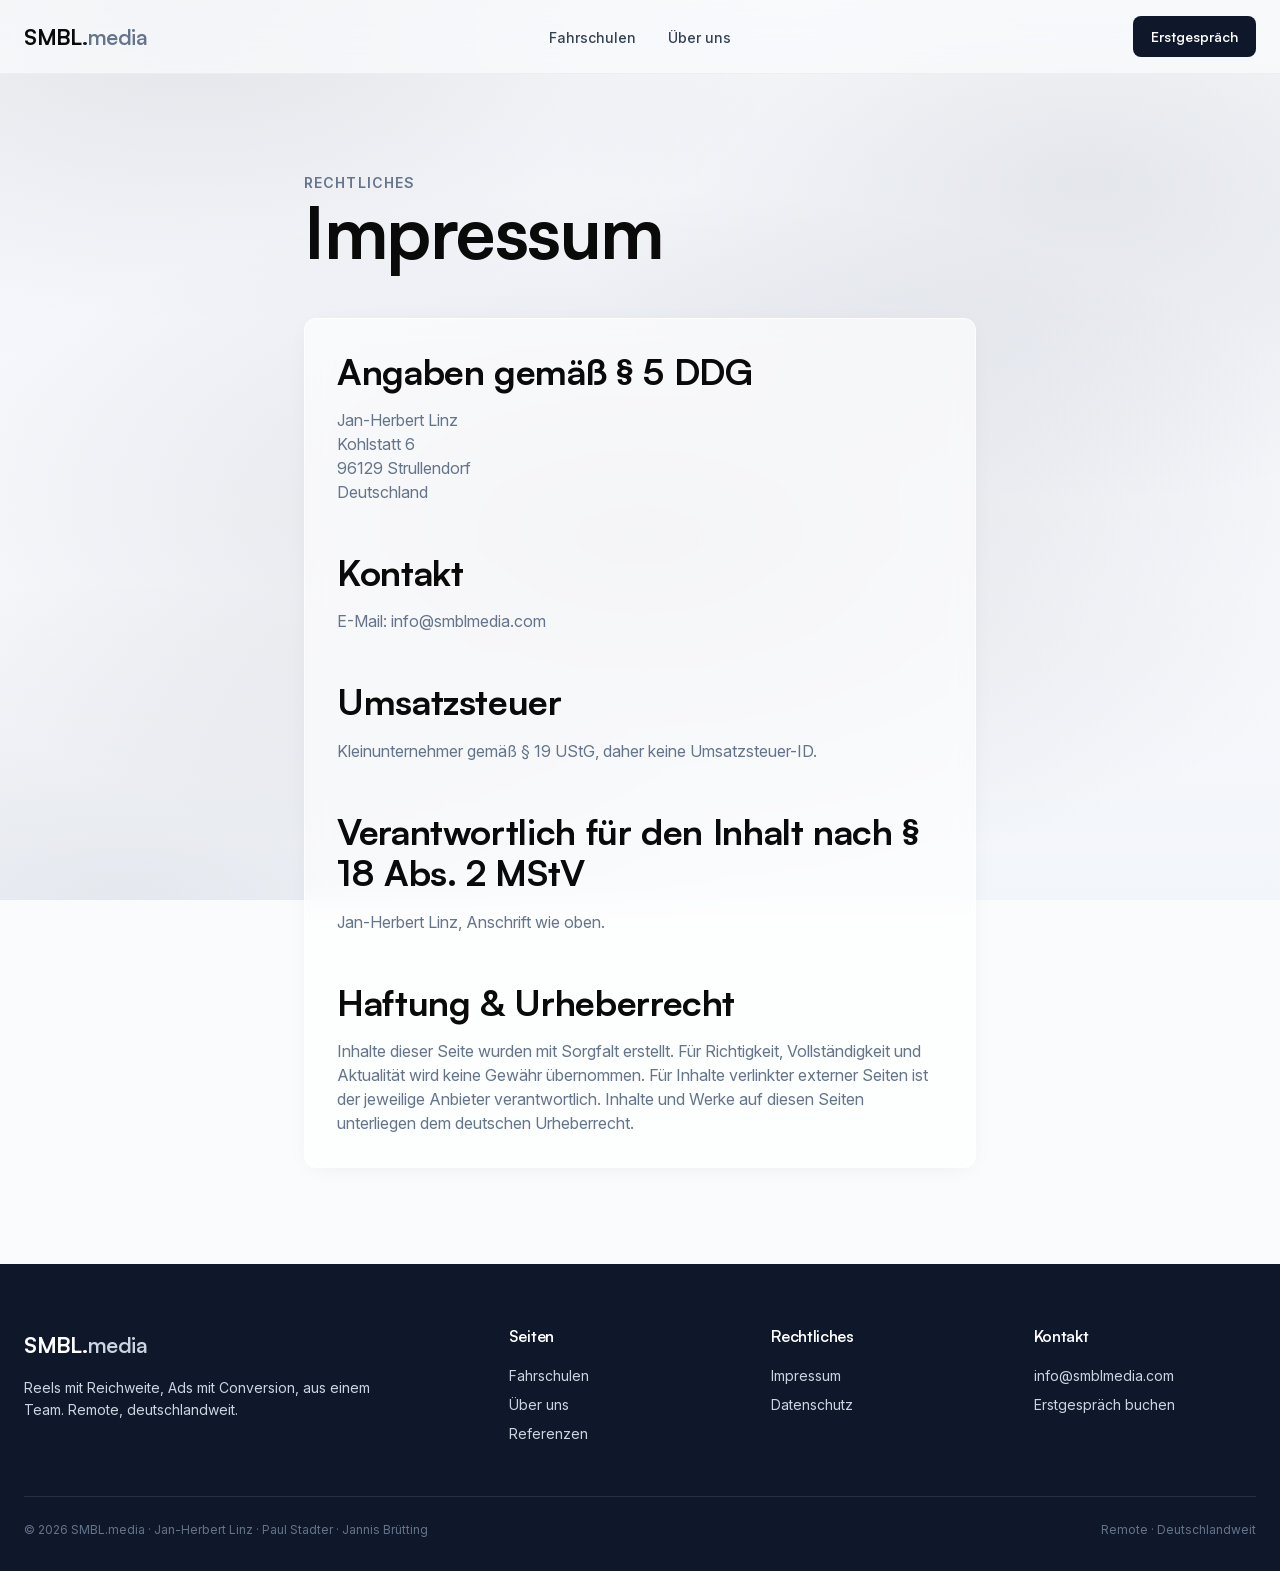
<file: impressum.html>
<!doctype html>
<html lang="de">
<head>
  <meta charset="utf-8" />
  <meta name="viewport" content="width=device-width, initial-scale=1" />
  <title>Impressum · SMBL.media</title>
  <meta name="description" content="Impressum von SMBL.media." />
  <meta name="robots" content="noindex" />
  <link rel="icon" type="image/png" href="assets/favicon.png" />
  <link rel="apple-touch-icon" href="assets/apple-touch-icon.png" />
  <link rel="stylesheet" href="brand-tokens.css" />
  <link rel="stylesheet" href="styles.css" />
  <link rel="canonical" href="https://www.smblmedia.com/impressum.html" />
</head>
<body>

  <!-- ===== NAV ===== -->
  <header class="nav">
    <div class="nav__inner">
      <a class="nav__logo" href="index.html">SMBL<span class="dot">.</span><span class="media">media</span></a>
      <nav>
        <ul class="nav__links">
          <li><a href="fahrschulen.html">Fahrschulen</a></li>
          <li><a href="ueber-uns.html">Über uns</a></li>
        </ul>
      </nav>
      <div class="nav__cta">
        <a class="btn btn--primary btn--sm" href="index.html#kontakt">Erstgespräch</a>
      </div>
      <button class="nav__toggle" aria-label="Menü öffnen" aria-expanded="false">
        <svg width="24" height="24" viewBox="0 0 24 24" fill="none" stroke="currentColor" stroke-width="1.5" stroke-linecap="round"><path d="M4 7h16M4 12h16M4 17h16"/></svg>
      </button>
    </div>
  </header>

  <section class="section">
    <div class="container-narrow">
      <span class="eyebrow">Rechtliches</span>
      <h1>Impressum</h1>

      <div class="card mt-6">
        <h3>Angaben gemäß § 5 DDG</h3>
        <p class="mt-2 text-muted">
          Jan-Herbert Linz<br />
          Kohlstatt 6<br />
          96129 Strullendorf<br />
          Deutschland
        </p>

        <h3 class="mt-6">Kontakt</h3>
        <p class="mt-2 text-muted">E-Mail: info@smblmedia.com</p>

        <h3 class="mt-6">Umsatzsteuer</h3>
        <p class="mt-2 text-muted">Kleinunternehmer gemäß § 19 UStG, daher keine Umsatzsteuer-ID.</p>

        <h3 class="mt-6">Verantwortlich für den Inhalt nach § 18 Abs. 2 MStV</h3>
        <p class="mt-2 text-muted">Jan-Herbert Linz, Anschrift wie oben.</p>

        <h3 class="mt-6">Haftung &amp; Urheberrecht</h3>
        <p class="mt-2 text-muted">Inhalte dieser Seite wurden mit Sorgfalt erstellt. Für Richtigkeit, Vollständigkeit und Aktualität wird keine Gewähr übernommen. Für Inhalte verlinkter externer Seiten ist der jeweilige Anbieter verantwortlich. Inhalte und Werke auf diesen Seiten unterliegen dem deutschen Urheberrecht.</p>
      </div>
    </div>
  </section>

  <!-- ===== FOOTER ===== -->
  <footer class="footer">
    <div class="footer__inner">
      <div class="footer__brand">
        <a class="nav__logo" style="color: var(--smbl-white);" href="index.html">SMBL<span class="dot" style="color: var(--smbl-white);">.</span><span class="media" style="color: var(--smbl-gray-300);">media</span></a>
        <p>Reels mit Reichweite, Ads mit Conversion, aus einem Team. Remote, deutschlandweit.</p>
      </div>
      <div>
        <h5>Seiten</h5>
        <ul>
          <li><a href="fahrschulen.html">Fahrschulen</a></li>
          <li><a href="ueber-uns.html">Über uns</a></li>
          <li><a href="index.html#referenzen">Referenzen</a></li>
        </ul>
      </div>
      <div>
        <h5>Rechtliches</h5>
        <ul>
          <li><a href="impressum.html">Impressum</a></li>
          <li><a href="datenschutz.html">Datenschutz</a></li>
        </ul>
      </div>
      <div>
        <h5>Kontakt</h5>
        <ul>
          <li><a href="mailto:info@smblmedia.com">info@smblmedia.com</a></li>
          <li><a href="index.html#kontakt">Erstgespräch buchen</a></li>
        </ul>
      </div>
    </div>
    <div class="footer__bottom">
      <span>© 2026 SMBL.media · Jan-Herbert Linz · Paul Stadter · Jannis Brütting</span>
      <span>Remote · Deutschlandweit</span>
    </div>
  </footer>

  <a class="mobile-cta" href="index.html#kontakt">Kostenloses Erstgespräch</a>

  <script src="script.js"></script>
</body>
</html>
</file>
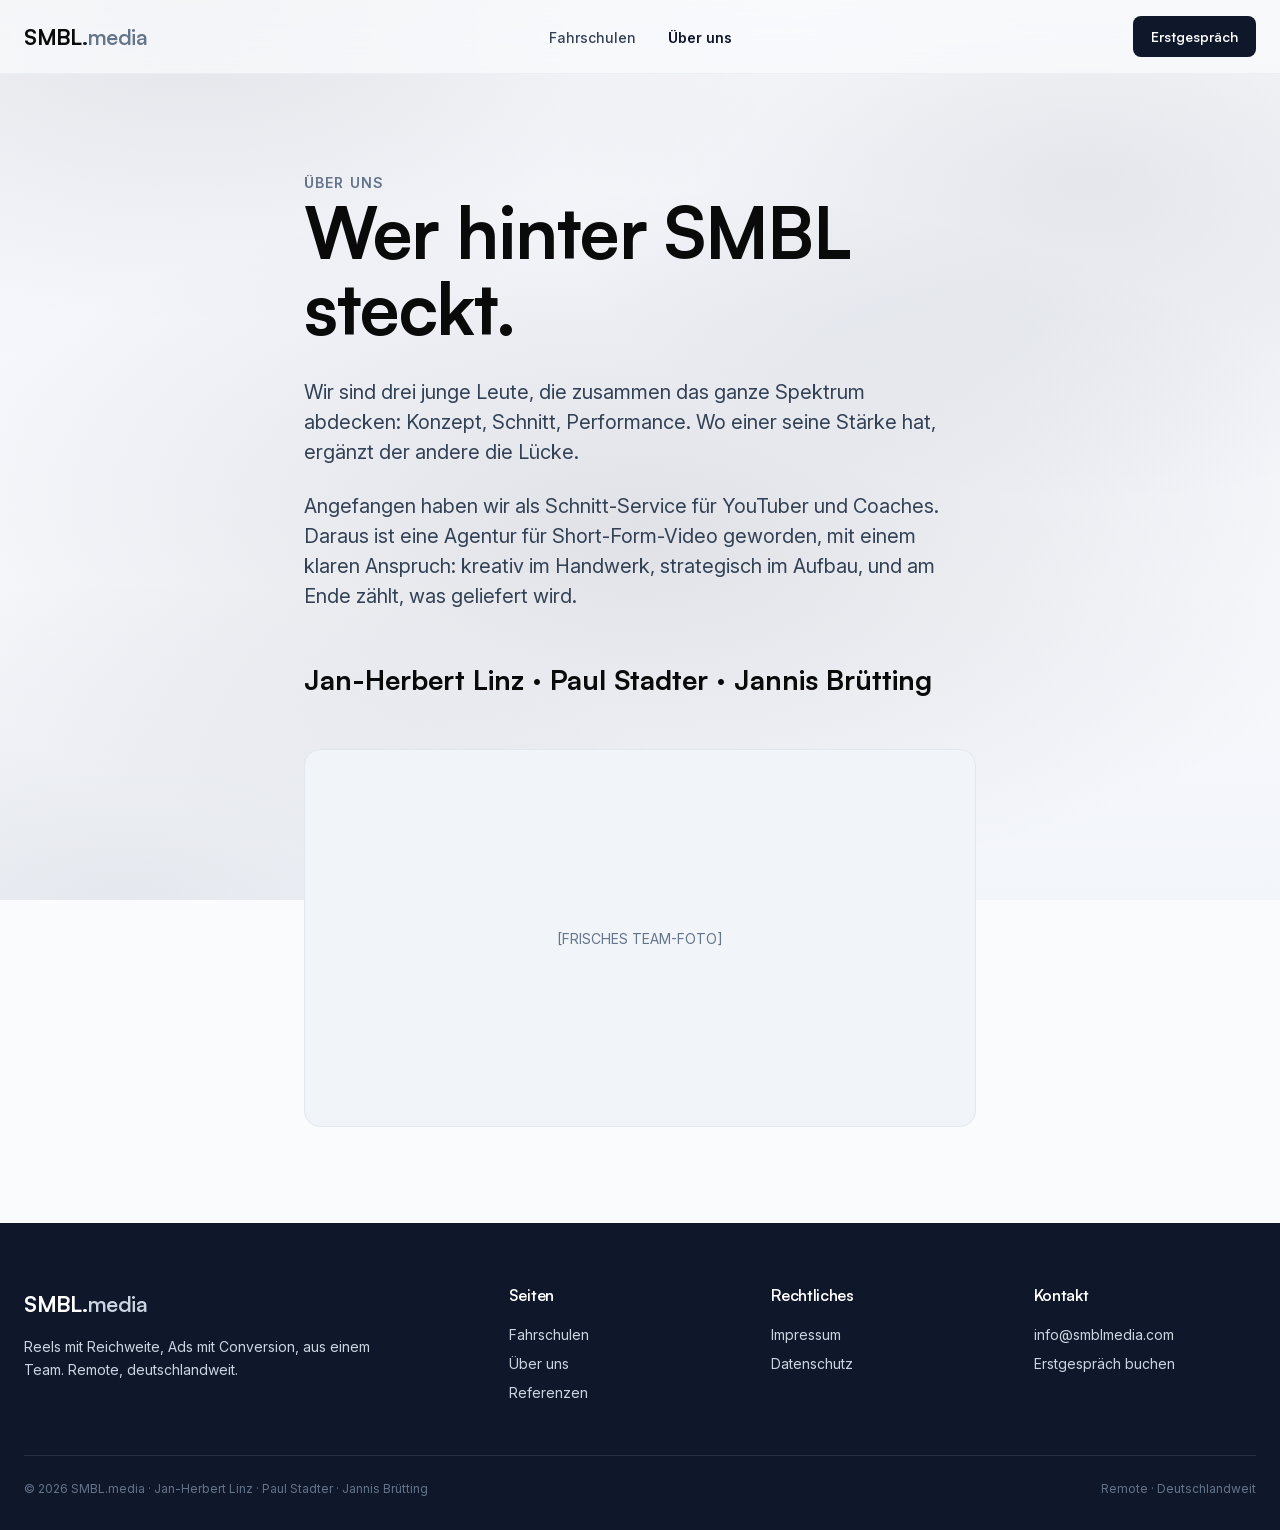
<file: ueber-uns.html>
<!doctype html>
<html lang="de">
<head>
  <meta charset="utf-8" />
  <meta name="viewport" content="width=device-width, initial-scale=1" />
  <title>Über uns · SMBL.media</title>
  <meta name="description" content="Wer hinter SMBL steckt: drei junge Leute, die zusammen Konzept, Schnitt und Performance abdecken. Aus einem Schnitt-Service ist eine Agentur für Short-Form-Video geworden." />
  <meta property="og:type" content="website" />
  <meta property="og:title" content="Über uns · SMBL.media" />
  <meta property="og:description" content="Wer hinter SMBL steckt: drei junge Leute, Konzept, Schnitt, Performance." />
  <meta property="og:image" content="https://www.smblmedia.com/assets/og-image.jpg" />
  <meta property="og:image:width" content="1200" />
  <meta property="og:image:height" content="630" />
  <meta property="og:url" content="https://www.smblmedia.com/ueber-uns.html" />
  <meta property="og:locale" content="de_DE" />
  <meta name="twitter:card" content="summary_large_image" />
  <link rel="icon" type="image/png" href="assets/favicon.png" />
  <link rel="apple-touch-icon" href="assets/apple-touch-icon.png" />
  <link rel="stylesheet" href="brand-tokens.css" />
  <link rel="stylesheet" href="styles.css" />
  <link rel="canonical" href="https://www.smblmedia.com/ueber-uns.html" />
</head>
<body>

  <!-- ===== NAV ===== -->
  <header class="nav">
    <div class="nav__inner">
      <a class="nav__logo" href="index.html">SMBL<span class="dot">.</span><span class="media">media</span></a>
      <nav>
        <ul class="nav__links">
          <li><a href="fahrschulen.html">Fahrschulen</a></li>
          <li><a href="ueber-uns.html" class="active">Über uns</a></li>
        </ul>
      </nav>
      <div class="nav__cta">
        <a class="btn btn--primary btn--sm" href="index.html#kontakt">Erstgespräch</a>
      </div>
      <button class="nav__toggle" aria-label="Menü öffnen" aria-expanded="false">
        <svg width="24" height="24" viewBox="0 0 24 24" fill="none" stroke="currentColor" stroke-width="1.5" stroke-linecap="round"><path d="M4 7h16M4 12h16M4 17h16"/></svg>
      </button>
    </div>
  </header>

  <section class="section">
    <div class="container-narrow">
      <span class="eyebrow">Über uns</span>
      <h1>Wer hinter SMBL steckt.</h1>
      <p class="lead mt-4">Wir sind drei junge Leute, die zusammen das ganze Spektrum abdecken: Konzept, Schnitt, Performance. Wo einer seine Stärke hat, ergänzt der andere die Lücke.</p>
      <p class="lead mt-3">Angefangen haben wir als Schnitt-Service für YouTuber und Coaches. Daraus ist eine Agentur für Short-Form-Video geworden, mit einem klaren Anspruch: kreativ im Handwerk, strategisch im Aufbau, und am Ende zählt, was geliefert wird.</p>

      <p class="mt-6" style="font-family: var(--font-display); font-weight: 700; font-size: var(--text-display-sm);">Jan-Herbert Linz · Paul Stadter · Jannis Brütting</p>

      <!-- Kein gestelltes Team-Foto zum Launch. Platzhalter, bis ein frisches Shooting da ist. -->
      <div class="hero__photo mt-6" style="display:flex; align-items:center; justify-content:center; color: var(--smbl-gray-500); font-size: 14px; text-align:center;">[FRISCHES TEAM-FOTO]</div>
    </div>
  </section>

  <!-- ===== FOOTER ===== -->
  <footer class="footer">
    <div class="footer__inner">
      <div class="footer__brand">
        <a class="nav__logo" style="color: var(--smbl-white);" href="index.html">SMBL<span class="dot" style="color: var(--smbl-white);">.</span><span class="media" style="color: var(--smbl-gray-300);">media</span></a>
        <p>Reels mit Reichweite, Ads mit Conversion, aus einem Team. Remote, deutschlandweit.</p>
      </div>
      <div>
        <h5>Seiten</h5>
        <ul>
          <li><a href="fahrschulen.html">Fahrschulen</a></li>
          <li><a href="ueber-uns.html">Über uns</a></li>
          <li><a href="index.html#referenzen">Referenzen</a></li>
        </ul>
      </div>
      <div>
        <h5>Rechtliches</h5>
        <ul>
          <li><a href="impressum.html">Impressum</a></li>
          <li><a href="datenschutz.html">Datenschutz</a></li>
        </ul>
      </div>
      <div>
        <h5>Kontakt</h5>
        <ul>
          <li><a href="mailto:info@smblmedia.com">info@smblmedia.com</a></li>
          <li><a href="index.html#kontakt">Erstgespräch buchen</a></li>
        </ul>
      </div>
    </div>
    <div class="footer__bottom">
      <span>© 2026 SMBL.media · Jan-Herbert Linz · Paul Stadter · Jannis Brütting</span>
      <span>Remote · Deutschlandweit</span>
    </div>
  </footer>

  <a class="mobile-cta" href="index.html#kontakt">Kostenloses Erstgespräch</a>

  <script src="script.js"></script>
</body>
</html>
</file>
<file: styles.css>
/* ============================================================
   SMBL.media · Site Styles · Mai 2026
   Ergänzt brand-tokens.css mit Layout, Nav, Hero, Sections
   ============================================================ */

* { box-sizing: border-box; margin: 0; padding: 0; }

html { background: #FAFBFD; }

body {
  font-family: var(--font-body);
  font-size: var(--text-body);
  line-height: var(--leading-body);
  color: var(--smbl-black);
  background:
    radial-gradient(ellipse 80% 60% at 15% 0%, rgba(15, 23, 42, 0.10), transparent 60%),
    radial-gradient(ellipse 70% 60% at 85% 20%, rgba(15, 23, 42, 0.08), transparent 60%),
    radial-gradient(ellipse 90% 60% at 50% 60%, rgba(15, 23, 42, 0.10), transparent 65%),
    radial-gradient(ellipse 80% 60% at 10% 100%, rgba(15, 23, 42, 0.06), transparent 60%),
    linear-gradient(180deg, #FAFBFD 0%, #F4F6FB 35%, #F8F9FC 65%, #F2F5FA 100%);
  background-attachment: fixed;
  overflow-x: hidden;
  min-height: 100vh;
}

a { color: inherit; text-decoration: none; }
img { max-width: 100%; display: block; }

/* ===== TYPOGRAFIE-OVERRIDES ===== */
h1 { font-size: clamp(40px, 6vw, 72px); line-height: 1.05; letter-spacing: -0.02em; }
h2 { font-size: clamp(32px, 4.5vw, 48px); line-height: 1.1; letter-spacing: -0.015em; }
h3 { font-size: clamp(24px, 3vw, 36px); line-height: 1.15; letter-spacing: -0.01em; }
h4 { font-size: var(--text-display-sm); }

.eyebrow {
  font-family: var(--font-body);
  font-size: var(--text-body-sm);
  font-weight: 600;
  text-transform: uppercase;
  letter-spacing: 0.08em;
  color: var(--smbl-gray-500);
  margin-bottom: var(--space-2);
}

.lead {
  font-size: var(--text-body-xl);
  color: var(--smbl-gray-700);
  max-width: 640px;
  line-height: 1.5;
}

/* ===== NAVIGATION ===== */
.nav {
  position: sticky;
  top: 0;
  z-index: 50;
  background: rgba(250, 251, 253, 0.72);
  backdrop-filter: saturate(180%) blur(20px);
  -webkit-backdrop-filter: saturate(180%) blur(20px);
  border-bottom: 1px solid rgba(226, 232, 240, 0.6);
}
.nav__inner {
  max-width: var(--container-content);
  margin: 0 auto;
  padding: 16px var(--space-3);
  display: flex;
  align-items: center;
  justify-content: space-between;
  gap: var(--space-4);
}
.nav__logo {
  font-family: var(--font-display);
  font-weight: 700;
  font-size: 22px;
  letter-spacing: -0.02em;
  color: var(--smbl-black);
}
.nav__logo .dot { color: var(--smbl-navy); }
.nav__logo .media { color: var(--smbl-gray-500); font-weight: 600; }

.nav__links {
  display: flex;
  align-items: center;
  gap: var(--space-4);
  list-style: none;
}
.nav__links a {
  font-size: var(--text-body-sm);
  font-weight: 500;
  color: var(--smbl-gray-700);
  transition: color var(--duration-fast) var(--ease-smbl);
}
.nav__links a:hover { color: var(--smbl-navy); }
.nav__links a.active { color: var(--smbl-navy); font-weight: 600; }

.nav__cta { display: flex; gap: var(--space-2); align-items: center; }

.nav__toggle {
  display: none;
  background: none;
  border: none;
  cursor: pointer;
  padding: 8px;
  color: var(--smbl-black);
}

@media (max-width: 880px) {
  .nav__links, .nav__cta { display: none; }
  .nav__toggle { display: inline-flex; }
  .nav.is-open .nav__links {
    display: flex;
    position: absolute;
    top: 100%;
    left: 0; right: 0;
    flex-direction: column;
    background: var(--smbl-white);
    border-bottom: 1px solid var(--smbl-gray-200);
    padding: var(--space-3);
    gap: var(--space-3);
  }
  .nav.is-open .nav__cta {
    display: flex;
    position: absolute;
    top: calc(100% + 220px);
    left: 0; right: 0;
    padding: 0 var(--space-3) var(--space-3);
    background: var(--smbl-white);
    border-bottom: 1px solid var(--smbl-gray-200);
  }
}

/* ===== BUTTONS ===== */
.btn {
  display: inline-flex;
  align-items: center;
  justify-content: center;
  gap: 8px;
  font-family: var(--font-display);
  font-weight: 600;
  font-size: var(--text-body);
  padding: 12px 22px;
  border-radius: var(--radius);
  cursor: pointer;
  transition: all var(--duration-fast) var(--ease-smbl);
  text-decoration: none;
  border: 2px solid transparent;
  white-space: nowrap;
}
.btn--sm { padding: 8px 16px; font-size: var(--text-body-sm); }
.btn--lg { padding: 16px 28px; font-size: var(--text-body-lg); }

.btn--primary { background: var(--smbl-navy); color: var(--smbl-white); }
.btn--primary:hover { background: var(--smbl-black); transform: translateY(-1px); box-shadow: var(--shadow); }

.btn--secondary {
  background: transparent;
  color: var(--smbl-navy);
  border-color: var(--smbl-navy);
}
.btn--secondary:hover { background: var(--smbl-gray-50); }

.btn--ghost { background: transparent; color: var(--smbl-black); padding-left: 0; padding-right: 0; }
.btn--ghost:hover { color: var(--smbl-navy); }
.btn--ghost .arrow { transition: transform var(--duration-fast) var(--ease-smbl); }
.btn--ghost:hover .arrow { transform: translateX(4px); }

/* ===== SECTIONS ===== */
.section {
  padding: clamp(64px, 10vw, 96px) var(--space-3);
  position: relative;
}
.section--tight { padding-top: clamp(48px, 6vw, 64px); padding-bottom: clamp(48px, 6vw, 64px); }
.section--dark {
  background:
    radial-gradient(ellipse 60% 80% at 80% 0%, rgba(15, 23, 42, 0.18), transparent 60%),
    radial-gradient(ellipse 60% 80% at 20% 100%, rgba(15, 23, 42, 0.12), transparent 60%),
    var(--smbl-navy);
  color: var(--smbl-white);
}
.section--dark h1, .section--dark h2, .section--dark h3 { color: var(--smbl-white); }
.section--dark .lead { color: var(--smbl-gray-300); }
.section--dark .eyebrow { color: var(--smbl-gray-300); }

.section--gray {
  background: linear-gradient(180deg, rgba(241, 245, 249, 0.6), rgba(248, 250, 252, 0.4));
  backdrop-filter: blur(2px);
}

.container, .container-narrow {
  margin: 0 auto;
  width: 100%;
}
.container { max-width: var(--container-content); }
.container-narrow { max-width: var(--container-narrow); }

/* ===== HERO ===== */
.hero {
  padding: clamp(80px, 12vw, 140px) var(--space-3) clamp(64px, 10vw, 100px);
  position: relative;
  overflow: hidden;
}
.hero__inner {
  max-width: var(--container-content);
  margin: 0 auto;
  display: grid;
  gap: var(--space-6);
}
.hero h1 { max-width: 16ch; }
.hero .lead { max-width: 640px; margin-top: var(--space-3); }
.hero__ctas { display: flex; gap: var(--space-2); flex-wrap: wrap; margin-top: var(--space-4); }

/* aurora background blobs */
.hero--accent::before {
  content: "";
  position: absolute;
  top: -180px; right: -160px;
  width: 720px; height: 720px;
  background: radial-gradient(circle, rgba(15, 23, 42, 0.22), transparent 65%);
  filter: blur(40px);
  pointer-events: none;
  z-index: 0;
}
.hero--accent::after {
  content: "";
  position: absolute;
  bottom: -240px; left: -180px;
  width: 680px; height: 680px;
  background: radial-gradient(circle, rgba(15, 23, 42, 0.16), transparent 65%);
  filter: blur(50px);
  pointer-events: none;
  z-index: 0;
}
.hero > * { position: relative; z-index: 1; }

/* ===== GRIDS ===== */
.grid { display: grid; gap: var(--space-4); }
.grid--2 { grid-template-columns: repeat(2, 1fr); }
.grid--3 { grid-template-columns: repeat(3, 1fr); }
.grid--4 { grid-template-columns: repeat(4, 1fr); }
@media (max-width: 880px) {
  .grid--2, .grid--3, .grid--4 { grid-template-columns: 1fr; }
}
@media (max-width: 1024px) {
  .grid--4 { grid-template-columns: repeat(2, 1fr); }
}

/* ===== CARDS ===== */
.card {
  background: rgba(255, 255, 255, 0.65);
  backdrop-filter: blur(12px);
  -webkit-backdrop-filter: blur(12px);
  border: 1px solid rgba(255, 255, 255, 0.7);
  border-radius: var(--radius-lg);
  padding: var(--space-4);
  box-shadow: 0 4px 24px -8px rgba(15, 23, 42, 0.08);
  transition: box-shadow var(--duration) var(--ease-smbl), transform var(--duration) var(--ease-smbl);
}
.card:hover { box-shadow: 0 12px 40px -8px rgba(15, 23, 42, 0.18); transform: translateY(-2px); }
.card h3, .card h4 { margin-bottom: var(--space-2); }
.card__icon {
  width: 44px; height: 44px;
  border-radius: var(--radius);
  background: var(--smbl-gray-100);
  display: inline-flex; align-items: center; justify-content: center;
  margin-bottom: var(--space-3);
  color: var(--smbl-navy);
}

.card--dark {
  background: var(--smbl-navy);
  color: var(--smbl-white);
  border-color: var(--smbl-navy);
}
.card--dark h3, .card--dark h4 { color: var(--smbl-white); }

/* ===== STAT BLOCKS ===== */
.stat {
  padding: var(--space-3) 0;
}
.stat__value {
  font-family: var(--font-display);
  font-weight: 700;
  font-size: clamp(40px, 5vw, 56px);
  line-height: 1.05;
  letter-spacing: -0.02em;
  color: var(--smbl-navy);
}
.stat__label {
  font-size: var(--text-body-sm);
  color: var(--smbl-gray-700);
  margin-top: var(--space-1);
  font-weight: 500;
}
.stat__sub { font-size: var(--text-body-sm); color: var(--smbl-gray-500); margin-top: 4px; }

.section--dark .stat__value { color: var(--smbl-white); }
.section--dark .stat__label { color: var(--smbl-gray-300); }
.section--dark .stat__sub { color: var(--smbl-gray-500); }

/* ===== PROCESS STEPS ===== */
.steps { display: grid; gap: var(--space-4); }
.step {
  display: grid;
  grid-template-columns: 64px 1fr;
  gap: var(--space-3);
  padding: var(--space-3) 0;
  border-top: 1px solid var(--smbl-gray-200);
}
.step:last-child { border-bottom: 1px solid var(--smbl-gray-200); }
.step__num {
  font-family: var(--font-display);
  font-weight: 700;
  font-size: 32px;
  color: var(--smbl-navy);
  line-height: 1;
}
.step h3 { font-size: var(--text-display-sm); margin-bottom: var(--space-1); }
.step p { color: var(--smbl-gray-700); }

/* ===== PRICING ===== */
.pricing { padding: var(--space-5); display: flex; flex-direction: column; }
.pricing__price {
  font-family: var(--font-display);
  font-weight: 700;
  font-size: 40px;
  color: var(--smbl-black);
  margin: var(--space-2) 0 var(--space-1);
}
.pricing__price span { font-size: 16px; color: var(--smbl-gray-500); font-weight: 500; }
.pricing__list { list-style: none; padding: 0; margin: var(--space-3) 0; flex-grow: 1; }
.pricing__list li {
  padding: 8px 0;
  display: flex;
  gap: 10px;
  font-size: var(--text-body-sm);
  color: var(--smbl-gray-700);
}
.pricing__list li::before {
  content: "✓";
  color: var(--smbl-navy);
  font-weight: 700;
}
.pricing--featured { border-color: var(--smbl-navy); border-width: 2px; position: relative; }
.pricing--featured::before {
  content: "Beliebt";
  position: absolute;
  top: -12px; left: var(--space-4);
  background: var(--smbl-navy);
  color: var(--smbl-white);
  font-size: 12px;
  font-weight: 600;
  padding: 4px 10px;
  border-radius: var(--radius-sm);
  letter-spacing: 0.04em;
  text-transform: uppercase;
}

/* ===== CASE BLOCKS ===== */
.case {
  padding: var(--space-5);
  border: 1px solid rgba(255, 255, 255, 0.7);
  border-radius: var(--radius-lg);
  background: rgba(255, 255, 255, 0.7);
  backdrop-filter: blur(12px);
  -webkit-backdrop-filter: blur(12px);
  box-shadow: 0 4px 24px -8px rgba(15, 23, 42, 0.10);
  display: grid;
  gap: var(--space-3);
  transition: box-shadow var(--duration) var(--ease-smbl), transform var(--duration) var(--ease-smbl);
}
.case:hover { box-shadow: 0 16px 48px -10px rgba(15, 23, 42, 0.20); transform: translateY(-3px); }
.case__client {
  font-family: var(--font-display);
  font-weight: 700;
  font-size: var(--text-display-sm);
  color: var(--smbl-black);
}
.case__sector {
  font-size: var(--text-body-sm);
  color: var(--smbl-gray-500);
  font-weight: 500;
}
.case__metric {
  font-family: var(--font-display);
  font-weight: 700;
  font-size: 48px;
  line-height: 1;
  color: var(--smbl-navy);
  margin: var(--space-2) 0;
}
.case__notes { color: var(--smbl-gray-700); font-size: var(--text-body-sm); }
.case__notes ul { list-style: none; padding: 0; }
.case__notes li { padding: 4px 0; }

/* ===== FORMS ===== */
.form { display: grid; gap: var(--space-3); }
.form__row { display: grid; gap: var(--space-3); grid-template-columns: 1fr 1fr; }
@media (max-width: 640px) { .form__row { grid-template-columns: 1fr; } }
.form label {
  font-size: var(--text-body-sm);
  font-weight: 600;
  color: var(--smbl-black);
  margin-bottom: 6px;
  display: block;
}
.form input,
.form textarea,
.form select {
  width: 100%;
  padding: 12px 14px;
  border: 1px solid rgba(203, 213, 225, 0.6);
  border-radius: var(--radius);
  font-family: var(--font-body);
  font-size: var(--text-body);
  color: var(--smbl-black);
  background: rgba(255, 255, 255, 0.85);
  backdrop-filter: blur(8px);
  -webkit-backdrop-filter: blur(8px);
  transition: border-color var(--duration-fast) var(--ease-smbl), box-shadow var(--duration-fast) var(--ease-smbl);
}
.form input:focus,
.form textarea:focus,
.form select:focus {
  outline: none;
  border-color: var(--smbl-navy);
  box-shadow: 0 0 0 3px rgba(15, 23, 42, 0.08);
}
.form textarea { min-height: 140px; resize: vertical; font-family: inherit; }
.form__field { display: flex; flex-direction: column; }

/* ===== FOOTER ===== */
.footer {
  background: var(--smbl-navy);
  color: var(--smbl-gray-300);
  padding: var(--space-8) var(--space-3) var(--space-4);
}
.footer__inner {
  max-width: var(--container-content);
  margin: 0 auto;
  display: grid;
  grid-template-columns: 2fr 1fr 1fr 1fr;
  gap: var(--space-5);
}
@media (max-width: 880px) {
  .footer__inner { grid-template-columns: 1fr 1fr; }
}
@media (max-width: 480px) {
  .footer__inner { grid-template-columns: 1fr; }
}
.footer h5 {
  font-family: var(--font-display);
  font-size: var(--text-body);
  color: var(--smbl-white);
  margin-bottom: var(--space-2);
  font-weight: 600;
}
.footer ul { list-style: none; padding: 0; }
.footer li a {
  display: inline-block;
  padding: 4px 0;
  color: var(--smbl-gray-300);
  font-size: var(--text-body-sm);
  transition: color var(--duration-fast) var(--ease-smbl);
}
.footer li a:hover { color: var(--smbl-white); }
.footer__brand { max-width: 360px; }
.footer__brand p { margin-top: var(--space-2); font-size: var(--text-body-sm); line-height: 1.6; }
.footer__bottom {
  max-width: var(--container-content);
  margin: var(--space-6) auto 0;
  padding-top: var(--space-3);
  border-top: 1px solid rgba(255, 255, 255, 0.1);
  display: flex;
  justify-content: space-between;
  font-size: 12px;
  color: var(--smbl-gray-500);
  flex-wrap: wrap;
  gap: var(--space-2);
}

/* ===== UTILS ===== */
.mt-1 { margin-top: var(--space-1); }
.mt-2 { margin-top: var(--space-2); }
.mt-3 { margin-top: var(--space-3); }
.mt-4 { margin-top: var(--space-4); }
.mt-5 { margin-top: var(--space-5); }
.mt-6 { margin-top: var(--space-6); }
.mt-8 { margin-top: var(--space-8); }
.mb-2 { margin-bottom: var(--space-2); }
.mb-3 { margin-bottom: var(--space-3); }
.mb-4 { margin-bottom: var(--space-4); }
.mb-6 { margin-bottom: var(--space-6); }
.text-center { text-align: center; }
.text-muted { color: var(--smbl-gray-500); }
.divider { border-top: 1px solid var(--smbl-gray-200); margin: var(--space-6) 0; }

/* ===== SCROLL ANIMATIONS ===== */
.fade-in {
  opacity: 0;
  transform: translateY(16px);
  transition: opacity var(--duration) var(--ease-smbl), transform var(--duration) var(--ease-smbl);
}
.fade-in.is-visible { opacity: 1; transform: translateY(0); }

/* ===== TEAM ===== */
.team__grid {
  display: grid;
  grid-template-columns: repeat(3, 1fr);
  gap: var(--space-4);
}
@media (max-width: 880px) { .team__grid { grid-template-columns: 1fr; } }
.team__card {
  padding: var(--space-4);
  border: 1px solid rgba(255, 255, 255, 0.7);
  border-radius: var(--radius-lg);
  background: rgba(255, 255, 255, 0.65);
  backdrop-filter: blur(12px);
  -webkit-backdrop-filter: blur(12px);
  box-shadow: 0 4px 24px -8px rgba(15, 23, 42, 0.08);
}
.team__card h4 { margin-bottom: 4px; }
.team__role { color: var(--smbl-gray-500); font-size: var(--text-body-sm); font-weight: 500; }
.team__bio { color: var(--smbl-gray-700); font-size: var(--text-body-sm); margin-top: var(--space-2); }

.team__photo {
  width: 100%;
  aspect-ratio: 4 / 3;
  border-radius: var(--radius-lg);
  overflow: hidden;
  background: var(--smbl-gray-100);
  margin-bottom: var(--space-3);
}
.team__photo img { width: 100%; height: 100%; object-fit: cover; }

/* ===== HERO IMAGE BLOCK ===== */
.hero__photo {
  margin-top: var(--space-6);
  border-radius: var(--radius-xl);
  overflow: hidden;
  border: 1px solid var(--smbl-gray-200);
  background: var(--smbl-gray-100);
  aspect-ratio: 16 / 9;
}
.hero__photo img { width: 100%; height: 100%; object-fit: cover; }

/* ===== TAG / BADGE ===== */
.tag {
  display: inline-flex;
  align-items: center;
  gap: 6px;
  padding: 6px 12px;
  background: var(--smbl-gray-100);
  color: var(--smbl-gray-700);
  font-size: 12px;
  font-weight: 600;
  letter-spacing: 0.04em;
  text-transform: uppercase;
  border-radius: var(--radius-sm);
}
.tag--accent { background: var(--smbl-navy); color: var(--smbl-white); }

/* ===== CTA BAND ===== */
.cta-band {
  background:
    radial-gradient(ellipse 60% 80% at 80% 0%, rgba(15, 23, 42, 0.28), transparent 60%),
    radial-gradient(ellipse 60% 80% at 20% 100%, rgba(15, 23, 42, 0.18), transparent 60%),
    var(--smbl-navy);
  color: var(--smbl-white);
  padding: var(--space-8) var(--space-3);
  border-radius: var(--radius-xl);
  text-align: center;
  margin: 0 auto;
  max-width: var(--container-content);
  box-shadow: 0 24px 60px -20px rgba(15, 23, 42, 0.4);
  position: relative;
  overflow: hidden;
}
.cta-band h2 { color: var(--smbl-white); margin-bottom: var(--space-3); max-width: 18ch; margin-inline: auto; }
.cta-band p { color: var(--smbl-gray-300); max-width: 540px; margin: 0 auto var(--space-4); }
.cta-band__buttons { display: inline-flex; gap: var(--space-2); flex-wrap: wrap; justify-content: center; }
.cta-band .btn--secondary { color: var(--smbl-white); border-color: var(--smbl-white); }
.cta-band .btn--secondary:hover { background: rgba(255,255,255,0.1); }

/* ===== HERO SPLIT (Text + Phone-Mockups) ===== */
.hero__inner--split {
  grid-template-columns: 1.1fr 0.9fr;
  align-items: center;
}
@media (max-width: 880px) {
  .hero__inner--split { grid-template-columns: 1fr; }
}
.hero__media {
  display: flex;
  gap: var(--space-3);
  justify-content: center;
  align-items: flex-start;
}
.hero__media .phone:nth-child(2) { margin-top: var(--space-5); }
@media (max-width: 880px) {
  .hero__media .phone:nth-child(2) { display: none; }
}

/* ===== PHONE MOCKUP ===== */
.phone {
  position: relative;
  width: 100%;
  max-width: 240px;
  aspect-ratio: 9 / 19.5;
  border-radius: 30px;
  padding: 8px;
  background: var(--smbl-black);
  box-shadow: 0 30px 70px -25px rgba(15, 23, 42, 0.45);
  flex-shrink: 0;
}
.phone__screen {
  width: 100%;
  height: 100%;
  border-radius: 22px;
  overflow: hidden;
  background: var(--smbl-gray-100);
}
.phone__screen video,
.phone__screen img {
  width: 100%;
  height: 100%;
  object-fit: cover;
  display: block;
}

/* ===== REEL / VIDEO STRIP ===== */
.reel-strip {
  display: grid;
  grid-template-columns: repeat(4, 1fr);
  gap: var(--space-3);
}
@media (max-width: 1024px) { .reel-strip { grid-template-columns: repeat(2, 1fr); } }
@media (max-width: 520px)  { .reel-strip { grid-template-columns: 1fr; } }
.reel {
  position: relative;
  aspect-ratio: 9 / 16;
  border-radius: var(--radius-lg);
  overflow: hidden;
  background: var(--smbl-gray-100);
  border: 1px solid var(--smbl-gray-200);
  box-shadow: 0 4px 24px -8px rgba(15, 23, 42, 0.12);
}
.reel video, .reel img { width: 100%; height: 100%; object-fit: cover; display: block; }
.reel__label {
  position: absolute;
  left: 10px; bottom: 10px;
  background: rgba(10, 10, 10, 0.6);
  color: var(--smbl-white);
  font-size: 12px;
  font-weight: 600;
  padding: 4px 10px;
  border-radius: var(--radius-sm);
  backdrop-filter: blur(4px);
}

/* ===== FAQ ===== */
.faq { display: grid; gap: var(--space-2); max-width: var(--container-narrow); }
.faq__item {
  border: 1px solid var(--smbl-gray-200);
  border-radius: var(--radius-lg);
  background: rgba(255, 255, 255, 0.65);
  padding: var(--space-3) var(--space-4);
}
.faq__item summary {
  font-family: var(--font-display);
  font-weight: 600;
  font-size: var(--text-body-lg);
  cursor: pointer;
  list-style: none;
  display: flex;
  justify-content: space-between;
  gap: var(--space-2);
}
.faq__item summary::-webkit-details-marker { display: none; }
.faq__item summary::after { content: "+"; color: var(--smbl-navy); font-weight: 700; }
.faq__item[open] summary::after { content: "–"; }
.faq__item p { margin-top: var(--space-2); color: var(--smbl-gray-700); }

/* ===== VALUE ANCHOR / TRUST ROW ===== */
.anchor-band {
  background: var(--smbl-navy);
  color: var(--smbl-white);
  border-radius: var(--radius-xl);
  padding: var(--space-5) var(--space-5);
  text-align: center;
}
.anchor-band strong { color: var(--smbl-white); }
.trust-row {
  display: flex;
  flex-wrap: wrap;
  gap: var(--space-2) var(--space-4);
  justify-content: center;
  color: var(--smbl-gray-700);
  font-size: var(--text-body-sm);
  font-weight: 500;
}
.form__consent { display: flex; gap: 10px; align-items: flex-start; font-size: var(--text-body-sm); color: var(--smbl-gray-700); }
.form__consent input { width: auto; margin-top: 3px; }
.hp-field { position: absolute; left: -9999px; width: 1px; height: 1px; overflow: hidden; }

/* ===== PHONE FIGURE (Mockup + Bildunterschrift) ===== */
.phone-fig {
  display: flex;
  flex-direction: column;
  align-items: center;
  gap: var(--space-2);
  margin: 0;
  flex-shrink: 0;
  width: 100%;
  max-width: 240px;
}
.phone-fig .phone { max-width: 100%; }
.phone-cap {
  font-size: var(--text-body-sm);
  color: var(--smbl-gray-700);
  text-align: center;
  line-height: 1.35;
}
.phone-cap strong { color: var(--smbl-navy); font-family: var(--font-display); }
.hero__media .phone-fig:nth-child(2) { margin-top: var(--space-5); }
@media (max-width: 880px) {
  .hero__media { flex-wrap: wrap; }
  .hero__media .phone-fig:nth-child(2) { margin-top: 0; }
}

/* ===== ZAHL-KACHEL im Handy-Screen ===== */
.reel-tile {
  width: 100%;
  height: 100%;
  display: flex;
  flex-direction: column;
  align-items: center;
  justify-content: center;
  gap: 10px;
  text-align: center;
  padding: 24px 18px;
  background:
    radial-gradient(ellipse 80% 50% at 50% 0%, rgba(255,255,255,0.10), transparent 70%),
    linear-gradient(160deg, #0F172A 0%, #1E293B 100%);
  color: var(--smbl-white);
}
.reel-tile__type {
  font-size: 12px;
  font-weight: 600;
  letter-spacing: 0.1em;
  text-transform: uppercase;
  color: var(--smbl-gray-300);
}
.reel-tile__num {
  font-family: var(--font-display);
  font-weight: 700;
  font-size: 44px;
  line-height: 1;
  letter-spacing: -0.02em;
}
.reel-tile__sub { font-size: 12px; color: var(--smbl-gray-500); }

/* ===== ZAHL-BADGE auf echtem Screenshot ===== */
.phone__screen { position: relative; }
.reel-badge {
  position: absolute;
  left: 10px;
  bottom: 10px;
  background: var(--smbl-navy);
  color: var(--smbl-white);
  border-radius: 10px;
  padding: 8px 11px;
  text-align: center;
  line-height: 1;
  box-shadow: 0 6px 18px -6px rgba(15, 23, 42, 0.6);
}
.reel-badge__num { font-family: var(--font-display); font-weight: 700; font-size: 20px; letter-spacing: -0.01em; }
.reel-badge__sub { font-size: 10px; color: var(--smbl-gray-300); text-transform: uppercase; letter-spacing: 0.08em; margin-top: 4px; }

/* ===== REFERENZEN-CAROUSEL ===== */
.refs { position: relative; }
.refs__track {
  display: flex;
  gap: var(--space-3);
  overflow-x: auto;
  scroll-snap-type: x mandatory;
  scroll-behavior: smooth;
  padding: 6px 4px var(--space-3);
  scrollbar-width: thin;
}
.refs__track::-webkit-scrollbar { height: 6px; }
.refs__track::-webkit-scrollbar-thumb { background: var(--smbl-gray-300); border-radius: 3px; }
.ref-card {
  position: relative;
  flex: 0 0 auto;
  width: 240px;
  max-width: 74vw;
  aspect-ratio: 9 / 16;
  border-radius: var(--radius-lg);
  overflow: hidden;
  scroll-snap-align: start;
  background: var(--smbl-navy);
  border: 1px solid var(--smbl-gray-200);
  box-shadow: 0 6px 28px -10px rgba(15, 23, 42, 0.25);
  cursor: pointer;
  text-decoration: none;
  display: block;
}
.ref-card img {
  width: 100%; height: 100%; object-fit: cover; display: block;
  transition: transform .5s var(--ease-smbl);
}
.ref-card__tag {
  position: absolute; top: 10px; left: 10px; z-index: 2;
  background: rgba(15, 23, 42, .85); color: #fff;
  font-size: 11px; font-weight: 600; letter-spacing: .04em;
  padding: 4px 9px; border-radius: var(--radius-sm);
}
.ref-card__overlay {
  position: absolute; inset: 0; z-index: 1;
  display: flex; flex-direction: column; justify-content: flex-end;
  padding: var(--space-3);
  background: linear-gradient(180deg, rgba(10,10,10,0) 45%, rgba(10,10,10,.55) 100%);
  transition: background .4s var(--ease-smbl);
}
.ref-card__facts { transform: translateY(10px); opacity: 0; transition: transform .4s var(--ease-smbl), opacity .4s var(--ease-smbl); }
.ref-card__title { font-family: var(--font-display); font-weight: 700; color: #fff; font-size: 17px; line-height: 1.2; }
.ref-card__stat { color: var(--smbl-gray-300); font-size: 13px; font-weight: 600; margin-top: 6px; }
.ref-card:hover img, .ref-card:focus-visible img { transform: scale(1.06); }
.ref-card:hover .ref-card__overlay, .ref-card:focus-visible .ref-card__overlay { background: linear-gradient(180deg, rgba(10,10,10,.35) 0%, rgba(10,10,10,.92) 100%); }
.ref-card:hover .ref-card__facts, .ref-card:focus-visible .ref-card__facts { transform: translateY(0); opacity: 1; }
/* Text-Karte (mojiclips) */
.ref-card--text { display: flex; align-items: center; justify-content: center; text-align: center; padding: var(--space-4); }
.ref-card--text .rc-inner .t { font-family: var(--font-display); font-weight: 700; font-size: 26px; color: #fff; }
.ref-card--text .rc-inner .s { color: var(--smbl-gray-300); font-size: 13px; margin-top: 8px; line-height: 1.4; }
.ref-card--text .rc-inner .go { margin-top: 16px; font-size: 12px; color: #fff; border: 1px solid rgba(255,255,255,.4); border-radius: 50px; padding: 6px 14px; display: inline-block; transition: all var(--duration-fast) var(--ease-smbl); }
.ref-card--text:hover .rc-inner .go { background: #fff; color: var(--smbl-navy); }
/* Nav-Pfeile */
.refs__nav {
  position: absolute; top: 42%; transform: translateY(-50%); z-index: 3;
  width: 44px; height: 44px; border-radius: 50%;
  background: var(--smbl-white); color: var(--smbl-navy); font-size: 22px; line-height: 1;
  border: 1px solid var(--smbl-gray-200); box-shadow: var(--shadow);
  cursor: pointer; display: flex; align-items: center; justify-content: center;
  transition: all var(--duration-fast) var(--ease-smbl);
}
.refs__nav:hover { background: var(--smbl-navy); color: #fff; }
.refs__nav--prev { left: -10px; }
.refs__nav--next { right: -10px; }
@media (max-width: 880px) { .refs__nav { display: none; } }
@media (hover: none) {
  .ref-card__facts { opacity: 1; transform: none; }
  .ref-card__overlay { background: linear-gradient(180deg, rgba(10,10,10,0) 40%, rgba(10,10,10,.85) 100%); }
}
@media (prefers-reduced-motion: reduce) {
  .ref-card__facts { opacity: 1; transform: none; }
  .ref-card img, .ref-card__overlay { transition: none; }
  html { scroll-behavior: auto; }
  .refs__track { scroll-behavior: auto; }
}

/* ===== MOBILE STICKY CTA-LEISTE ===== */
.mobile-cta { display: none; }
@media (max-width: 880px) {
  .mobile-cta {
    display: flex;
    align-items: center;
    justify-content: center;
    position: fixed;
    left: 0; right: 0; bottom: 0;
    z-index: 60;
    background: var(--smbl-navy);
    color: var(--smbl-white);
    font-family: var(--font-display);
    font-weight: 600;
    font-size: var(--text-body);
    padding: 15px 16px;
    text-decoration: none;
    box-shadow: 0 -4px 20px -6px rgba(15, 23, 42, 0.45);
  }
  body { padding-bottom: 58px; }
}

/* ===== CALENDLY ===== */
.calendly-wrap {
  background: var(--smbl-white);
  border-radius: var(--radius-lg);
  overflow: hidden;
  box-shadow: var(--shadow-lg);
}
.kontakt-grid { display: grid; gap: var(--space-6); grid-template-columns: 1fr 1fr; align-items: start; }
@media (max-width: 880px) { .kontakt-grid { grid-template-columns: 1fr; } }
.section--dark .form label { color: var(--smbl-gray-300); }
.section--dark .form__consent { color: var(--smbl-gray-300); }

/* ===== CALENDLY: Click-to-load ===== */
.calendly-consent__box {
  display: flex;
  flex-direction: column;
  align-items: center;
  justify-content: center;
  gap: var(--space-2);
  min-height: 360px;
  padding: var(--space-6) var(--space-4);
  text-align: center;
  color: var(--smbl-gray-700);
}
.calendly-consent__box h3 { font-size: var(--text-display-sm); color: var(--smbl-black); }
.calendly-consent__box p { max-width: 420px; font-size: var(--text-body-sm); }
.calendly-consent__box a { text-decoration: underline; color: inherit; }
.calendly-consent__alt { font-size: var(--text-body-sm); color: var(--smbl-gray-500) !important; }
.calendly-consent--light { border: 1px solid var(--smbl-gray-200); }

/* Case-Kennzahlen: auf schmalen Handys nicht über den Rand laufen */
@media (max-width: 480px) {
  .case__metric { font-size: 36px; overflow-wrap: anywhere; }
}

/* Breite Karte über die volle Grid-Breite (z. B. Recruiting) */
.card--wide { grid-column: 1 / -1; }
</file>
<file: brand-tokens.css>
/* ============================================================
   SMBL.media · Brand Tokens v1.0 · Mai 2026
   CSS Custom Properties (Alternative zu Tailwind)
   ============================================================ */

:root {
  /* ====== COLORS ====== */
  --smbl-navy: #0F172A;        /* Primary Accent · Logo · CTAs */
  --smbl-white: #FFFFFF;       /* Background Default */
  --smbl-black: #0A0A0A;       /* Body Text · Headlines */

  /* Neutral-Skala */
  --smbl-gray-50:  #F8FAFC;
  --smbl-gray-100: #F1F5F9;
  --smbl-gray-200: #E2E8F0;
  --smbl-gray-300: #CBD5E1;
  --smbl-gray-500: #64748B;
  --smbl-gray-700: #334155;

  /* ====== TYPOGRAPHY ====== */
  --font-display: "Satoshi", ui-sans-serif, system-ui, sans-serif;
  --font-body:    "Inter",   ui-sans-serif, system-ui, sans-serif;

  --text-display-2xl: 72px;
  --text-display-xl:  56px;
  --text-display-lg:  48px;
  --text-display-md:  36px;
  --text-display-sm:  28px;
  --text-body-xl: 20px;
  --text-body-lg: 18px;
  --text-body:    16px;
  --text-body-sm: 14px;
  --text-caption: 12px;

  --leading-tight: 1.05;
  --leading-snug:  1.2;
  --leading-body:  1.5;

  /* ====== SPACING (8-Pixel-Basis) ====== */
  --space-1:  8px;
  --space-2:  16px;
  --space-3:  24px;
  --space-4:  32px;
  --space-5:  40px;
  --space-6:  48px;
  --space-8:  64px;
  --space-12: 96px;
  --space-16: 128px;

  /* ====== RADIUS ====== */
  --radius-sm: 6px;
  --radius:    8px;
  --radius-lg: 12px;
  --radius-xl: 16px;

  /* ====== MOTION ====== */
  --ease-smbl: cubic-bezier(0.4, 0, 0.2, 1);
  --duration-fast: 200ms;
  --duration:      400ms;
  --duration-slow: 600ms;

  /* ====== SHADOWS ====== */
  --shadow-sm: 0 1px 2px 0 rgba(15, 23, 42, 0.05);
  --shadow:    0 4px 12px -2px rgba(15, 23, 42, 0.08);
  --shadow-lg: 0 12px 32px -8px rgba(15, 23, 42, 0.12);

  /* ====== LAYOUT ====== */
  --container-content: 1280px;
  --container-narrow:  720px;
}

/* ============================================================
   FONTS · SELBST GEHOSTET (DSGVO, kein CDN/@import!)
   Lege die .woff2-Dateien in  assets/fonts/  ab (siehe README dort).
   Solange die Dateien fehlen, greift sauber der System-Font-Fallback.
   ============================================================ */

@font-face {
  font-family: "Satoshi";
  src: url("assets/fonts/Satoshi-Variable.woff2") format("woff2");
  font-weight: 400 700;
  font-display: swap;
  font-style: normal;
}
@font-face {
  font-family: "Inter";
  src: url("assets/fonts/Inter-Variable.woff2") format("woff2");
  font-weight: 400 700;
  font-display: swap;
  font-style: normal;
}

/* ============================================================
   BASE STYLES
   ============================================================ */

html {
  font-family: var(--font-body);
  font-size: var(--text-body);
  line-height: var(--leading-body);
  color: var(--smbl-black);
  background: var(--smbl-white);
  -webkit-font-smoothing: antialiased;
  -moz-osx-font-smoothing: grayscale;
}

h1, h2, h3, h4, h5, h6 {
  font-family: var(--font-display);
  font-weight: 700;
  letter-spacing: -0.02em;
  line-height: var(--leading-tight);
  color: var(--smbl-black);
}

h1 { font-size: var(--text-display-xl); }
h2 { font-size: var(--text-display-lg); }
h3 { font-size: var(--text-display-md); }
h4 { font-size: var(--text-display-sm); }

/* ============================================================
   BUTTON KOMPONENTEN
   ============================================================ */

.btn {
  display: inline-flex;
  align-items: center;
  justify-content: center;
  gap: var(--space-1);
  font-family: var(--font-display);
  font-weight: 600;
  font-size: var(--text-body);
  padding: 12px 24px;
  border-radius: var(--radius);
  cursor: pointer;
  transition: all var(--duration-fast) var(--ease-smbl);
  text-decoration: none;
  border: 2px solid transparent;
}

.btn-primary {
  background: var(--smbl-navy);
  color: var(--smbl-white);
}
.btn-primary:hover {
  background: var(--smbl-black);
  transform: translateY(-1px);
}

.btn-secondary {
  background: transparent;
  color: var(--smbl-navy);
  border-color: var(--smbl-navy);
}
.btn-secondary:hover {
  background: var(--smbl-gray-50);
}

/* ============================================================
   CARD
   ============================================================ */

.card {
  background: var(--smbl-white);
  border: 1px solid var(--smbl-gray-200);
  border-radius: var(--radius-lg);
  padding: var(--space-4);
  box-shadow: var(--shadow);
  transition: box-shadow var(--duration) var(--ease-smbl);
}
.card:hover {
  box-shadow: var(--shadow-lg);
}

/* ============================================================
   CONTAINER
   ============================================================ */

.container {
  max-width: var(--container-content);
  margin: 0 auto;
  padding: 0 var(--space-3);
}

.container-narrow {
  max-width: var(--container-narrow);
  margin: 0 auto;
  padding: 0 var(--space-3);
}
</file>
